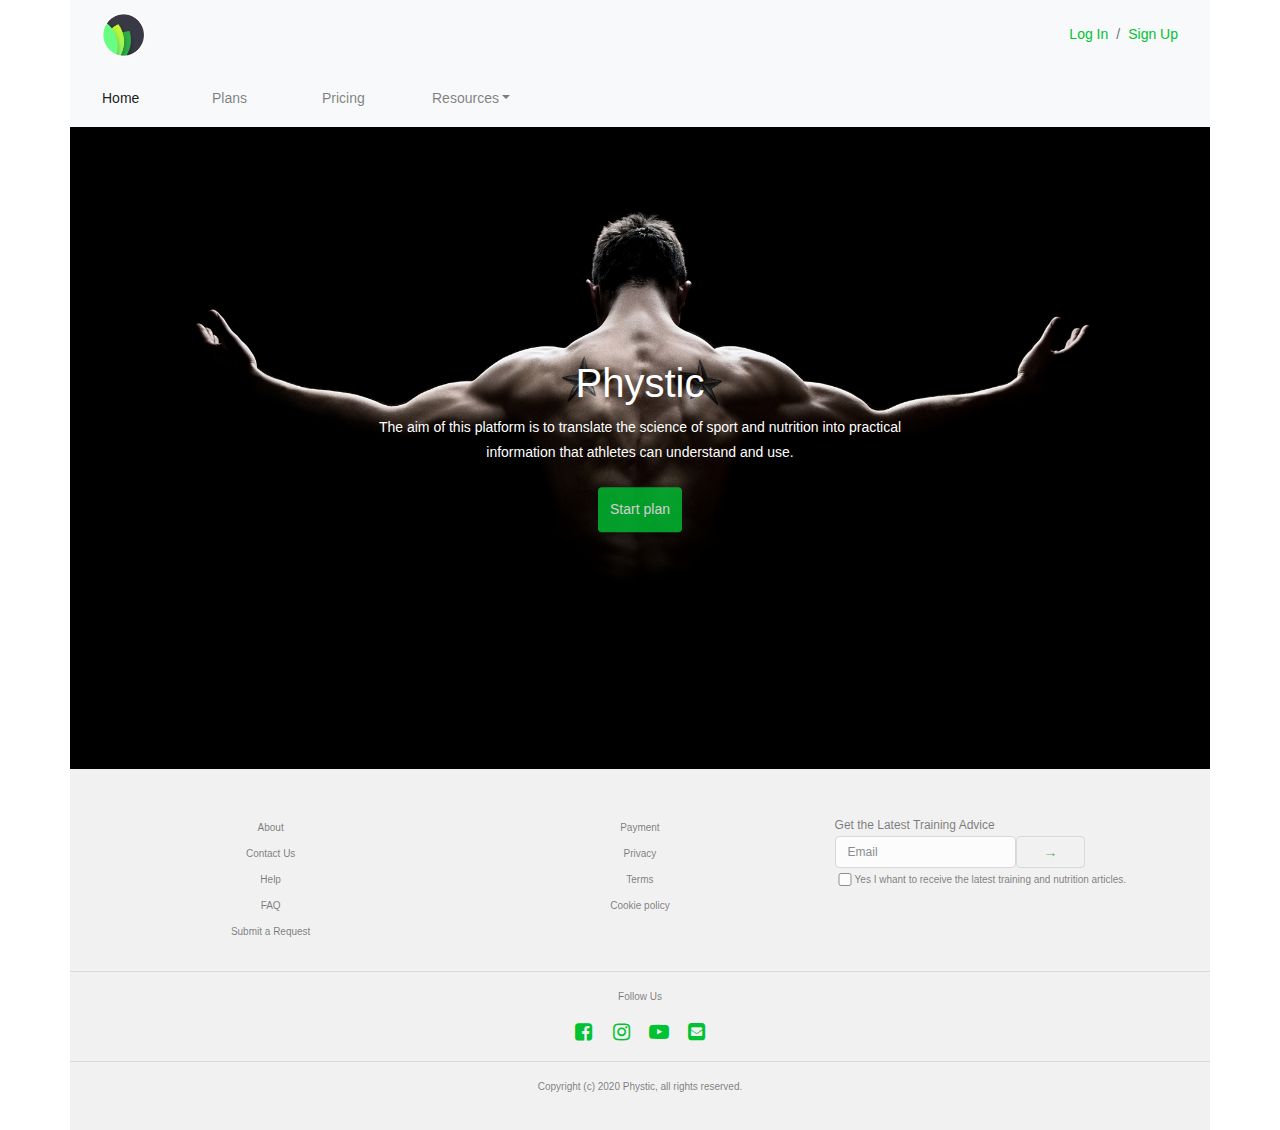
<file: index.html>
<!DOCTYPE html>
<html lang="en">
    <head>
		<!-- Meta tags -->
		<meta charset="utf-8">
		<meta name="viewport" content="width=device-width, initial-scale=1, shrink-to-fit=no">
        <!-- Title -->
        <title>Phystic</title>
		<!-- Bootstrap CSS -->
		<link rel="stylesheet" href="https://stackpath.bootstrapcdn.com/bootstrap/4.3.1/css/bootstrap.min.css" integrity="sha384-ggOyR0iXCbMQv3Xipma34MD+dH/1fQ784/j6cY/iJTQUOhcWr7x9JvoRxT2MZw1T" crossorigin="anonymous">
		<link rel="stylesheet" href="https://cdnjs.cloudflare.com/ajax/libs/font-awesome/4.7.0/css/font-awesome.min.css">
		<link rel="stylesheet" type="text/css" href="style.css">

    </head>


    <body>

		<div class="container">

			<!-- Logo header -->
			<nav class="navbar navbar-light bg-light">
				<a class="navbar-brand" href="index.html">
					<img src="logoPhystic.png" class="logo" width="43" height="44" alt="Phystic">
				</a>
				<ol class="breadcrumb">
					<li class="breadcrumb-item"><a href="login.html" class="login">Log In</a></li>
					<li class="breadcrumb-item"><a href="signup.html" class="login">Sign Up</a></li>
				</ol>
			</nav>


			<!-- Navigation -->
			<nav class="navbar navbar-expand-lg navbar-light bg-light">
				<a class="navbar-brand"></a>
				
				<button class="navbar-toggler" type="button" data-toggle="collapse" data-target="#navbarNavDropdown" aria-controls="navbarNavDropdown" aria-expanded="false" aria-label="Toggle navigation">
					<span class="navbar-toggler-icon"></span>
				</button>
				
				<div class="collapse navbar-collapse" id="navbarNavDropdown">
					<ul class="navbar-nav">
						<li class="nav-item active">
							<a class="nav-link" href="index.html">Home <span class="sr-only">(current)</span></a>
						</li>
						<li class="nav-item">
							<a class="nav-link" href="plans.html">Plans</a>
						</li>
						<li class="nav-item">
							<a class="nav-link" href="pricing.html">Pricing</a> 
						</li>
						<li class="nav-item dropdown">
							<a class="nav-link dropdown-toggle" href="#" id="navbarDropdownMenuLink" data-toggle="dropdown" aria-haspopup="true" aria-expanded="false">Resources</a>
							<div class="dropdown-menu" aria-labelledby="navbarDropdownMenuLink">
								<a class="dropdown-item" href="nutrition.html">Nutrition</a>
								<a class="dropdown-item" href="training.html">Training</a>
								<a class="dropdown-item" href="recipes.html">Recipes</a>
							</div>
						</li>
					</ul>
				</div>
			</nav>


			<!-- Content -->
			<div class="container">

			<div class="card bg-dark text-white">
				<img class="card-img" src="MenBlack.jpg" alt="Card image" style="min-height: 300px;">
				<div class="centered">
					<h1 class="text-center">Phystic</h1>
					<p class="text-center">The aim of this platform is to translate the science of sport and nutrition into practical information that athletes can understand and use.</p>
					<div class="text-center">
						<a href="pricing.html" title="" class="btn btn-lg btn-primary">Start plan</a>
					</div>
				</div>
			</div>

			</div>


			<!-- Footer -->
			<div class="footer">
				<div class="row">
				<div class="column">
					<a class="nav-link mr-sm-2" href="#">About</a>
					<a class="nav-link mr-sm-2" href="contact.html" target="_blank">Contact Us</a>
					<a class="nav-link mr-sm-2" href="#">Help</a>
					<a class="nav-link mr-sm-2" href="#">FAQ</a>
					<a class="nav-link mr-sm-2" href="#">Submit a Request</a>  
				</div>
				<div class="column">
					<a class="nav-link mr-sm-2" href="#">Payment</a>
					<a class="nav-link mr-sm-2" href="#">Privacy</a>
					<a class="nav-link mr-sm-2" href="#">Terms</a>
					<a class="nav-link mr-sm-2" href="#">Cookie policy</a>
				</div>
				<div class="column">
					<div class="container">
						<p class="sub">Get the Latest Training Advice</p>
						<form class="form-inline my-2 my-lg-0">
								<input class="form-control mr-sm-2" type="search" placeholder="Email" aria-label="Search" required>
								<button class="btn btn-outline-success my-2 my-sm-0" type="submit">&rarr;</button>
							<label class="sub-checkbox">
								<input type="checkbox" name="remember" style="width: 20px;"> Yes I whant to receive the latest training and nutrition articles.
							</label>
						</form>
					</div>
				</div>
				</div>

				<hr />
				<div class="text-center center-block">
					<p class="txt-railway">Follow Us</p>
					<a href="https://www.facebook.com/"><i class="fa fa-facebook-square"></i></a>
					<a href="https://instagram.com/"><i class="fa fa-instagram"></i></a>
					<a href="https://www.youtube.com/"><i class="fa fa-youtube-play"></i></a>
					<a href="mailto:andru.maxim@gmail.com"><i class="fa fa-envelope-square"></i></a>
					<hr />
					<p class="txt-railway">Copyright (c) 2020 Phystic, all rights reserved.</p>
				</div>
				<br />
			</div>

</div>

	<!-- Bootstrap JS -->
	<script src="https://code.jquery.com/jquery-3.3.1.slim.min.js" integrity="sha384-q8i/X+965DzO0rT7abK41JStQIAqVgRVzpbzo5smXKp4YfRvH+8abtTE1Pi6jizo" crossorigin="anonymous"></script>
	<script src="https://cdnjs.cloudflare.com/ajax/libs/popper.js/1.14.7/umd/popper.min.js" integrity="sha384-UO2eT0CpHqdSJQ6hJty5KVphtPhzWj9WO1clHTMGa3JDZwrnQq4sF86dIHNDz0W1" crossorigin="anonymous"></script>
	<script src="https://stackpath.bootstrapcdn.com/bootstrap/4.3.1/js/bootstrap.min.js" integrity="sha384-JjSmVgyd0p3pXB1rRibZUAYoIIy6OrQ6VrjIEaFf/nJGzIxFDsf4x0xIM+B07jRM" crossorigin="anonymous"></script>

	</body>

</html>
</file>
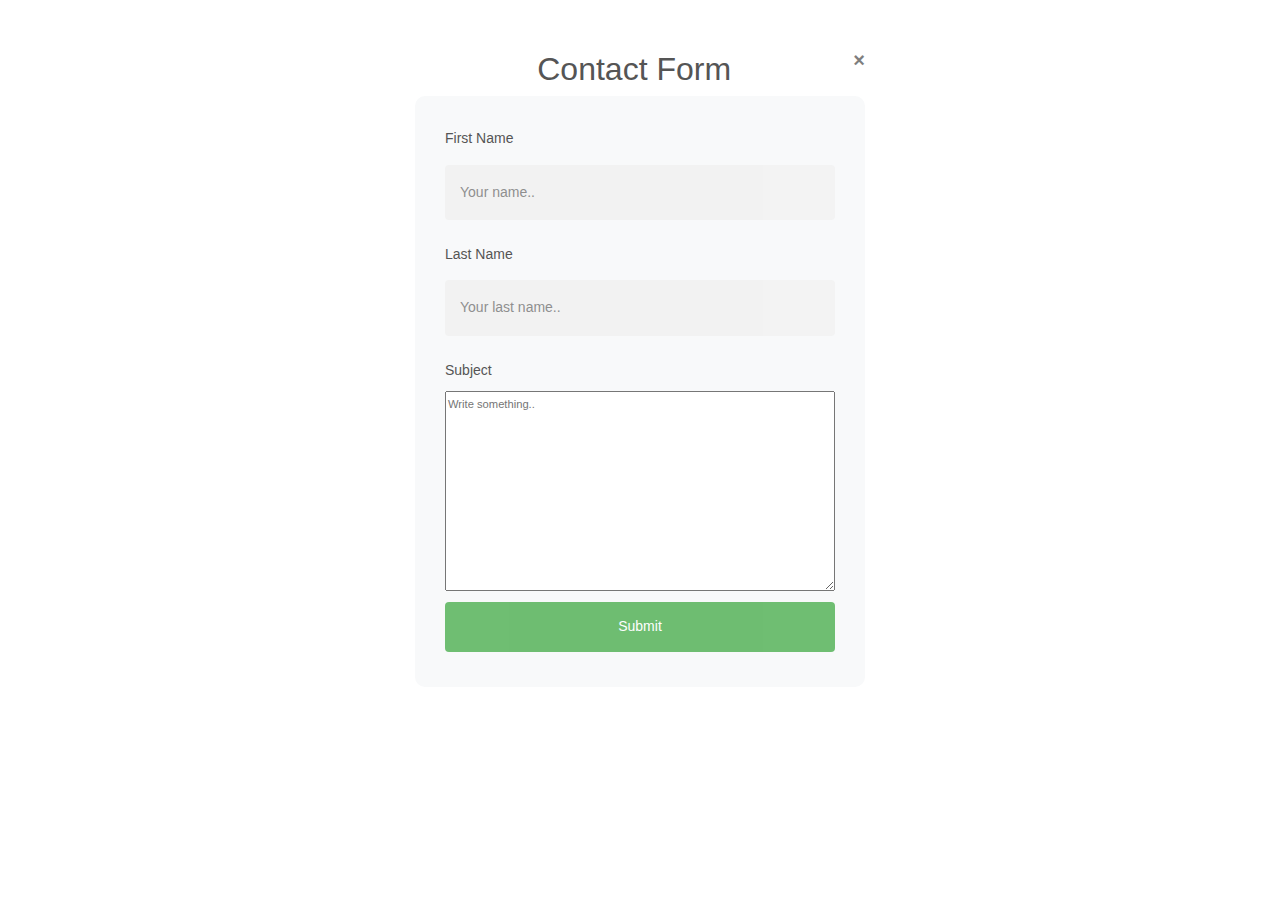
<file: contact.html>
<!DOCTYPE html>
<html lang="en">
    <head>
    <!-- Meta tags -->
    <meta charset="utf-8">
    <meta name="viewport" content="width=device-width, initial-scale=1, shrink-to-fit=no">
        <!-- Title -->
        <title>Phystic</title>
    <!-- Bootstrap CSS -->
    <link rel="stylesheet" href="https://stackpath.bootstrapcdn.com/bootstrap/4.3.1/css/bootstrap.min.css" integrity="sha384-ggOyR0iXCbMQv3Xipma34MD+dH/1fQ784/j6cY/iJTQUOhcWr7x9JvoRxT2MZw1T" crossorigin="anonymous">
    <link rel="stylesheet" href="https://cdnjs.cloudflare.com/ajax/libs/font-awesome/4.7.0/css/font-awesome.min.css">
    <link rel="stylesheet" type="text/css" href="style.css">

    </head>

    <body>
      
      <!-- Content -->
      <div class="container small">
        <form action="/action_page.php">
          <div class="container">
            <a href="index.html"><span class="close">&times;</span></a>
            
            <h2 class="text-center">Contact Form </h2>
            <div class="container inner">
              <label for="fname">First Name</label>
                <input type="text" id="fname" name="firstname" placeholder="Your name..">

              <label for="lname">Last Name</label>
                <input type="text" id="lname" name="lastname" placeholder="Your last name..">

              <label for="subject">Subject</label>
                <br />
                <textarea id="subject" name="subject" placeholder="Write something.."></textarea>
                <input type="submit" value="Submit">
            </div>
          </div>
        </form>
      </div>

    </body>

</html>
</file>
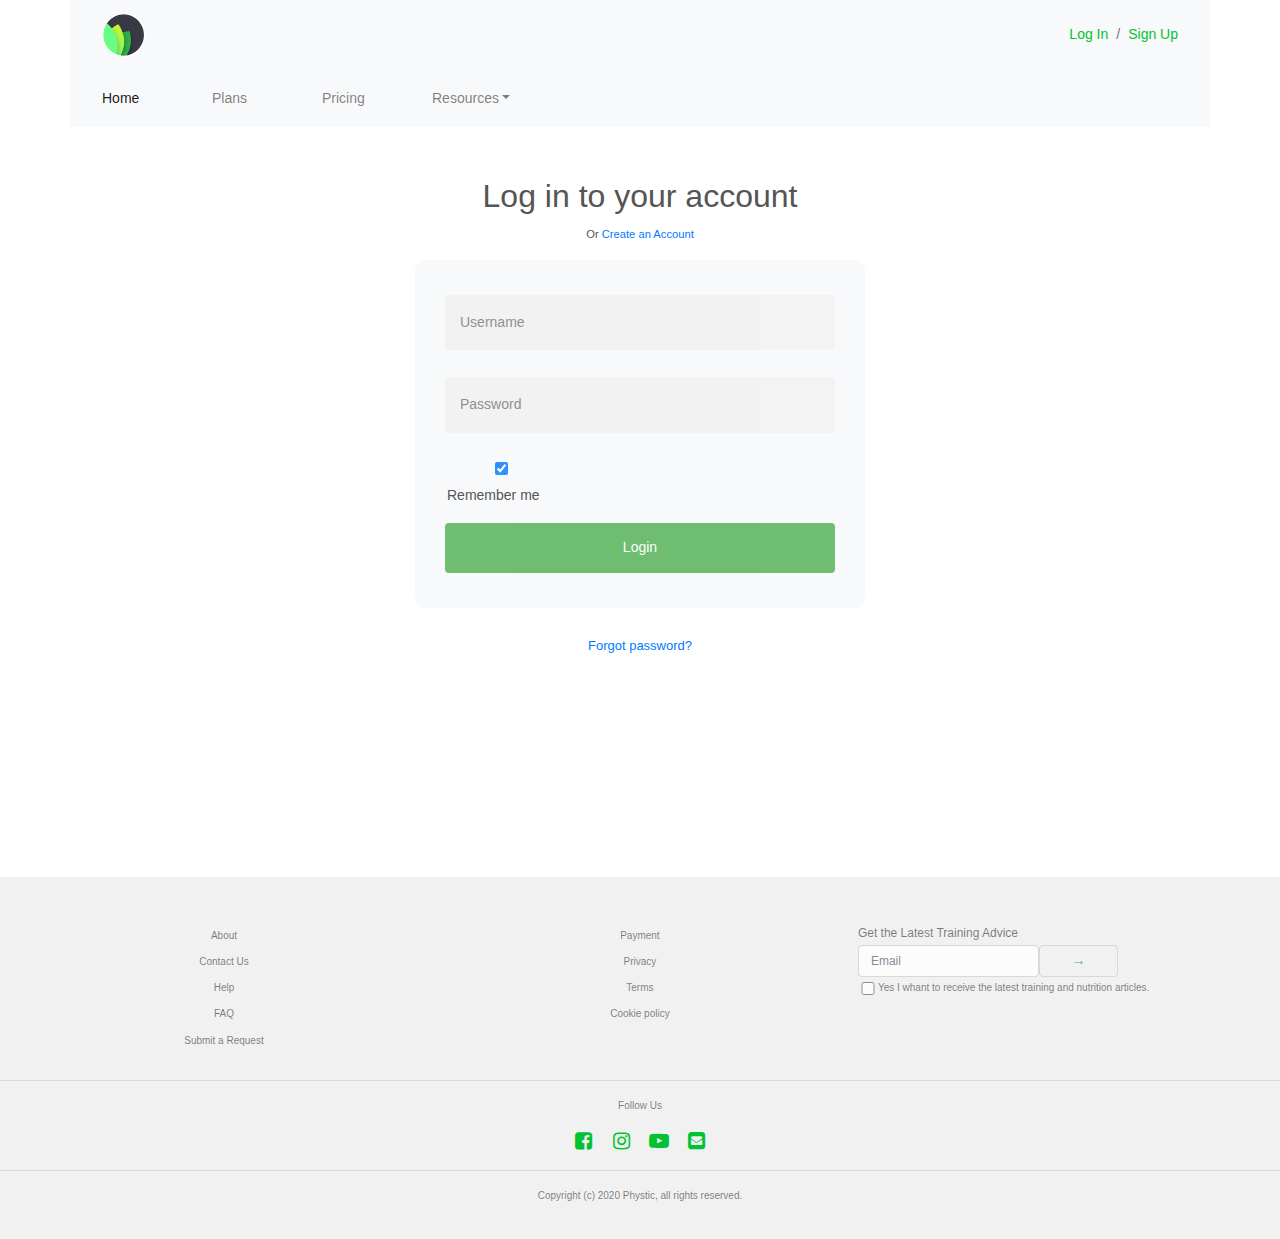
<file: login.html>
<!DOCTYPE html>
<html lang="en">
    <head>
    <!-- Meta tags -->
    <meta charset="utf-8">
    <meta name="viewport" content="width=device-width, initial-scale=1, shrink-to-fit=no">
        <!-- Title -->
        <title>Phystic</title>
    <!-- Bootstrap CSS -->
    <link rel="stylesheet" href="https://stackpath.bootstrapcdn.com/bootstrap/4.3.1/css/bootstrap.min.css" integrity="sha384-ggOyR0iXCbMQv3Xipma34MD+dH/1fQ784/j6cY/iJTQUOhcWr7x9JvoRxT2MZw1T" crossorigin="anonymous">
    <link rel="stylesheet" href="https://cdnjs.cloudflare.com/ajax/libs/font-awesome/4.7.0/css/font-awesome.min.css">
    <link rel="stylesheet" type="text/css" href="style.css">
    </head>


    <body>

    <div class="container">

      <!-- Logo header -->
      <nav class="navbar navbar-light bg-light">
        <a class="navbar-brand" href="index.html">
          <img src="logoPhystic.png" class="logo" width="43" height="44" alt="Phystic">
        </a>
        <ol class="breadcrumb">
          <li class="breadcrumb-item"><a href="login.html" class="login">Log In</a></li>
          <li class="breadcrumb-item"><a href="signup.html" class="login">Sign Up</a></li>
        </ol>
      </nav>


      <!-- Navigation -->
      <nav class="navbar navbar-expand-lg navbar-light bg-light">
        <a class="navbar-brand"></a>
        
        <button class="navbar-toggler" type="button" data-toggle="collapse" data-target="#navbarNavDropdown" aria-controls="navbarNavDropdown" aria-expanded="false" aria-label="Toggle navigation">
          <span class="navbar-toggler-icon"></span>
        </button>
        
        <div class="collapse navbar-collapse" id="navbarNavDropdown">
          <ul class="navbar-nav">
            <li class="nav-item active">
              <a class="nav-link" href="index.html">Home <span class="sr-only">(current)</span></a>
            </li>
            <li class="nav-item">
              <a class="nav-link" href="plans.html">Plans</a>
            </li>
            <li class="nav-item">
              <a class="nav-link" href="pricing.html">Pricing</a> 
            </li>
            <li class="nav-item dropdown">
              <a class="nav-link dropdown-toggle" href="#" id="navbarDropdownMenuLink" data-toggle="dropdown" aria-haspopup="true" aria-expanded="false">Resources</a>
              <div class="dropdown-menu" aria-labelledby="navbarDropdownMenuLink">
                <a class="dropdown-item" href="nutrition.html">Nutrition</a>
                <a class="dropdown-item" href="training.html">Training</a>
                <a class="dropdown-item" href="recipes.html">Recipes</a>
              </div>
            </li>
          </ul>
        </div>
      </nav>
    </div>


      <!-- Content -->
      <div class="container small">

        <form action="/action_page.php">
          <div class="container">
            <h2 class="text-center">Log in to your account</h2>
            <p class="text-center">Or <a href="signup.html">Create an Account</a></p>
            <div class="container inner">
              <input type="text" placeholder="Username" name="username" required>
              <input type="password" placeholder="Password" name="psw" required>
              <div class="container" style="padding:2px; font-size: 12px;">
                <label>
                  <input type="checkbox" checked="checked" name="remember"> Remember me
                </label>
              </div>
              <input type="submit" value="Login">
            </div>
            <div class="container">
                <div class="col" style="text-align: center;">
                  <div class="text-black">
                    <a href="#" class="text-black text-underline">Forgot password?</a>
                  </div>
                </div>
            </div>
          </div>
        </form>

      </div>


      <!-- Footer -->
      <div class="footer">
        <div class="row">
        <div class="column">
          <a class="nav-link mr-sm-2" href="#">About</a>
          <a class="nav-link mr-sm-2" href="#">Contact Us</a>
          <a class="nav-link mr-sm-2" href="#">Help</a>
          <a class="nav-link mr-sm-2" href="#">FAQ</a>
          <a class="nav-link mr-sm-2" href="#">Submit a Request</a>  
        </div>
        <div class="column">
          <a class="nav-link mr-sm-2" href="#">Payment</a>
          <a class="nav-link mr-sm-2" href="#">Privacy</a>
          <a class="nav-link mr-sm-2" href="#">Terms</a>
          <a class="nav-link mr-sm-2" href="#">Cookie policy</a>
        </div>
        <div class="column">
          <div class="container">
            <p class="sub">Get the Latest Training Advice</p>
            <form class="form-inline my-2 my-lg-0">
                <input class="form-control mr-sm-2" type="search" placeholder="Email" aria-label="Search" required>
                <button class="btn btn-outline-success my-2 my-sm-0" type="submit">&rarr;</button>
              <label class="sub-checkbox">
                <input type="checkbox" name="remember" style="width: 20px;"> Yes I whant to receive the latest training and nutrition articles.
              </label>
            </form>
          </div>
        </div>
        </div>

        <hr />
        <div class="text-center center-block">
          <p class="txt-railway">Follow Us</p>
          <a href="https://www.facebook.com/"><i class="fa fa-facebook-square"></i></a>
          <a href="https://instagram.com/"><i class="fa fa-instagram"></i></a>
          <a href="https://www.youtube.com/"><i class="fa fa-youtube-play"></i></a>
          <a href="mailto:andru.maxim@gmail.com"><i class="fa fa-envelope-square"></i></a>
          <hr />
          <p class="txt-railway">Copyright (c) 2020 Phystic, all rights reserved.</p>
        </div>
        <br />
      </div>


  <!-- Bootstrap JS -->
  <script src="https://code.jquery.com/jquery-3.3.1.slim.min.js" integrity="sha384-q8i/X+965DzO0rT7abK41JStQIAqVgRVzpbzo5smXKp4YfRvH+8abtTE1Pi6jizo" crossorigin="anonymous"></script>
  <script src="https://cdnjs.cloudflare.com/ajax/libs/popper.js/1.14.7/umd/popper.min.js" integrity="sha384-UO2eT0CpHqdSJQ6hJty5KVphtPhzWj9WO1clHTMGa3JDZwrnQq4sF86dIHNDz0W1" crossorigin="anonymous"></script>
  <script src="https://stackpath.bootstrapcdn.com/bootstrap/4.3.1/js/bootstrap.min.js" integrity="sha384-JjSmVgyd0p3pXB1rRibZUAYoIIy6OrQ6VrjIEaFf/nJGzIxFDsf4x0xIM+B07jRM" crossorigin="anonymous"></script>

</body>

</html>
</file>
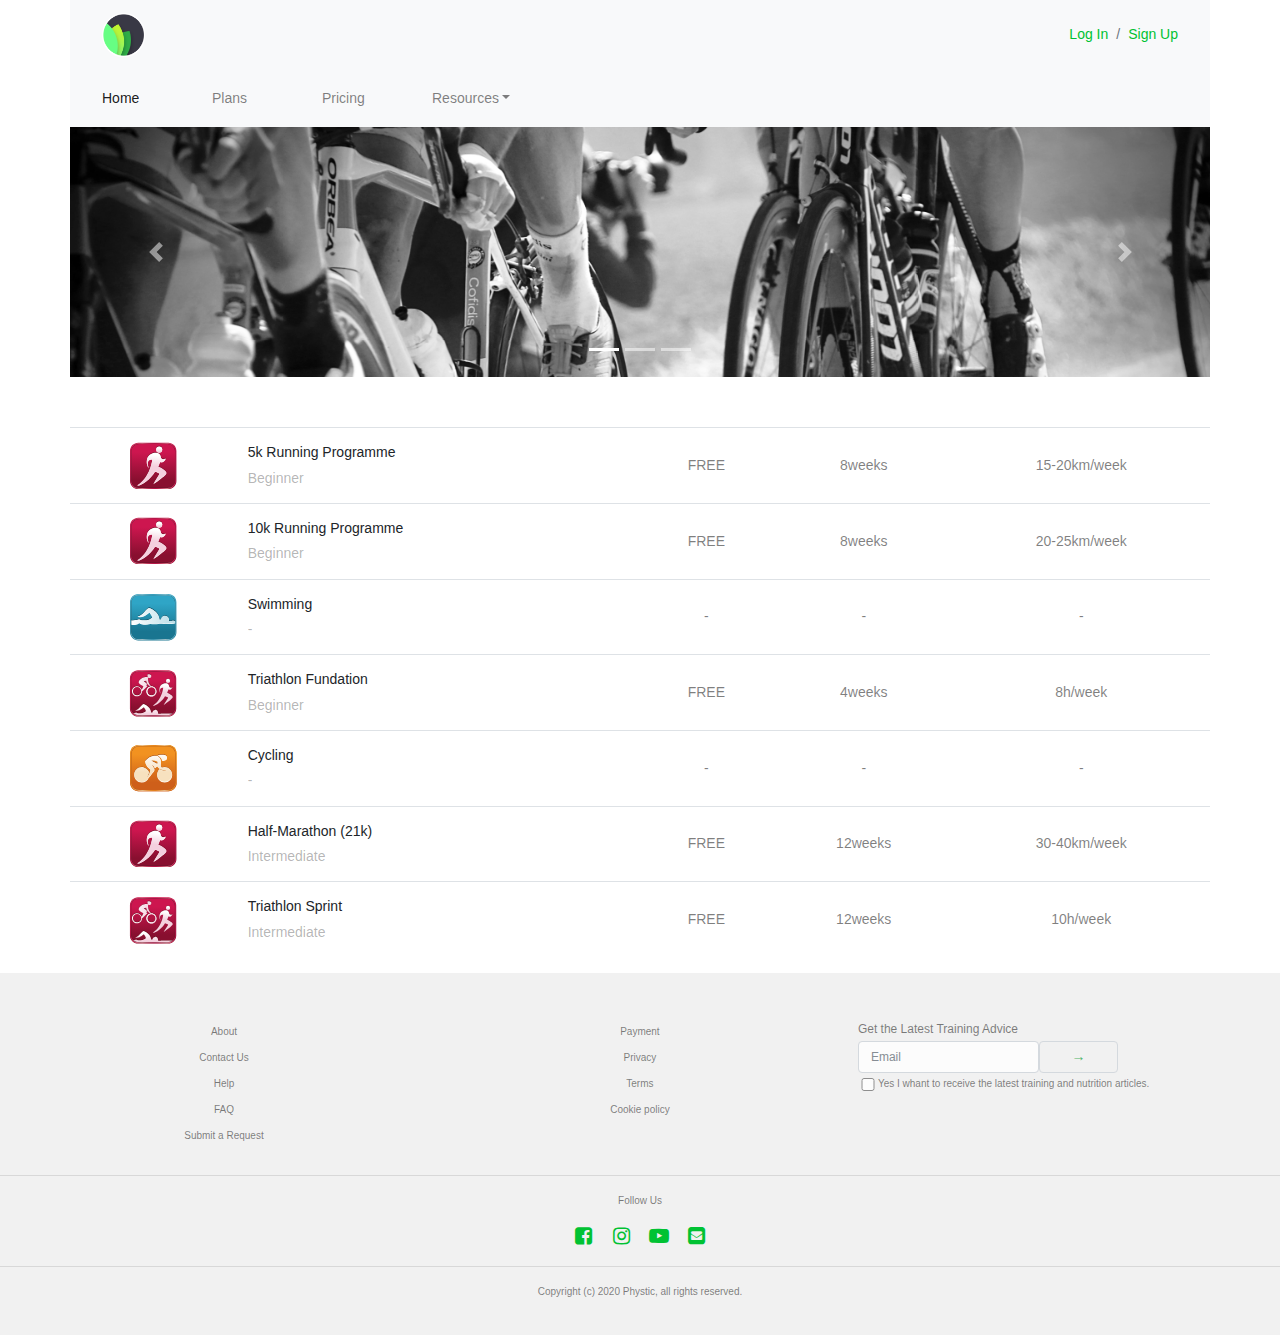
<file: plans.html>
<!DOCTYPE html>
<html lang="en">
    <head>
    <!-- Meta tags -->
    <meta charset="utf-8">
    <meta name="viewport" content="width=device-width, initial-scale=1, shrink-to-fit=no">
        <!-- Title -->
        <title>Phystic</title>
    <!-- Bootstrap CSS -->
    <link rel="stylesheet" href="https://stackpath.bootstrapcdn.com/bootstrap/4.3.1/css/bootstrap.min.css" integrity="sha384-ggOyR0iXCbMQv3Xipma34MD+dH/1fQ784/j6cY/iJTQUOhcWr7x9JvoRxT2MZw1T" crossorigin="anonymous">
    <link rel="stylesheet" href="https://cdnjs.cloudflare.com/ajax/libs/font-awesome/4.7.0/css/font-awesome.min.css">
    <link rel="stylesheet" type="text/css" href="style.css">

    </head>


    <body>

    <div class="container">

      <!-- Logo header -->
      <nav class="navbar navbar-light bg-light">
        <a class="navbar-brand" href="index.html">
          <img src="logoPhystic.png" class="logo" width="43" height="44" alt="Phystic">
        </a>
        <ol class="breadcrumb">
          <li class="breadcrumb-item"><a href="login.html" class="login">Log In</a></li>
          <li class="breadcrumb-item"><a href="signup.html" class="login">Sign Up</a></li>
        </ol>
      </nav>


      <!-- Navigation -->
      <nav class="navbar navbar-expand-lg navbar-light bg-light">
        <a class="navbar-brand"></a>
        
        <button class="navbar-toggler" type="button" data-toggle="collapse" data-target="#navbarNavDropdown" aria-controls="navbarNavDropdown" aria-expanded="false" aria-label="Toggle navigation">
          <span class="navbar-toggler-icon"></span>
        </button>
        
        <div class="collapse navbar-collapse" id="navbarNavDropdown">
          <ul class="navbar-nav">
            <li class="nav-item active">
              <a class="nav-link" href="index.html">Home <span class="sr-only">(current)</span></a>
            </li>
            <li class="nav-item">
              <a class="nav-link" href="plans.html">Plans</a>
            </li>
            <li class="nav-item">
              <a class="nav-link" href="pricing.html">Pricing</a> 
            </li>
            <li class="nav-item dropdown">
              <a class="nav-link dropdown-toggle" href="#" id="navbarDropdownMenuLink" data-toggle="dropdown" aria-haspopup="true" aria-expanded="false">Resources</a>
              <div class="dropdown-menu" aria-labelledby="navbarDropdownMenuLink">
                <a class="dropdown-item" href="nutrition.html">Nutrition</a>
                <a class="dropdown-item" href="training.html">Training</a>
                <a class="dropdown-item" href="recipes.html">Recipes</a>
              </div>
            </li>
          </ul>
        </div>
      </nav>
</div>

      <!-- Content -->
      <div class="container">

<div id="carouselExampleCaptions" class="carousel slide" data-ride="carousel">
  <ol class="carousel-indicators">
    <li data-target="#carouselExampleCaptions" data-slide-to="0" class="active"></li>
    <li data-target="#carouselExampleCaptions" data-slide-to="1"></li>
    <li data-target="#carouselExampleCaptions" data-slide-to="2"></li>
  </ol>
  <div class="carousel-inner" style="height: 250px;" >
    <div class="carousel-item active">
      <img src="simon-connellan-TQZlo6cC4s0-unsplash.jpg" class="d-block w-100" alt="..." style="width: 100%;">
    </div>
    <div class="carousel-item">
      <img src="brooke-lark-HlNcigvUi4Q-unsplash.jpg" class="d-block w-100" alt="..." style="width: 100%;">
    </div>
    <div class="carousel-item">
      <img src="braden-collum-9HI8UJMSdZA-unsplash.jpg" class="d-block w-100" alt="..." style="width: 100%;">
    </div>
  </div>
  <a class="carousel-control-prev" href="#carouselExampleCaptions" role="button" data-slide="prev">
    <span class="carousel-control-prev-icon" aria-hidden="true"></span>
    <span class="sr-only">Previous</span>
  </a>
  <a class="carousel-control-next" href="#carouselExampleCaptions" role="button" data-slide="next">
    <span class="carousel-control-next-icon" aria-hidden="true"></span>
    <span class="sr-only">Next</span>
  </a>
</div>


<table class="table table-hover" style="margin-top: 20px;">
  <tbody>
    <tr>
      <th scope="row">
        <img class="sport-icon" src="running.svg" alt="test">
      </th>
      <td class="plans-info-title" colspan="2">
      5k Running Programme
      <p class="additional-title">Beginner</p>
      </td>
      <td class="plans-info">FREE</td>
      <td class="plans-info">8weeks</td>
      <td class="plans-info">15-20km/week</td>
    </tr>
    <tr>
      <th scope="row">
        <img class="sport-icon" src="running.svg" alt="test">
      </th>
      <td class="plans-info-title" colspan="2">
      10k Running Programme
      <p class="additional-title">Beginner</p>
      </td>
      <td class="plans-info">FREE</td>
      <td class="plans-info">8weeks</td>
      <td class="plans-info">20-25km/week</td>
    </tr>
    <tr>
      <th scope="row">
        <img class="sport-icon" src="swimming.svg" alt="test">
      </th>
      <td class="plans-info-title" colspan="2">
      Swimming
      <p class="additional-title">-</p>
      </td>
      <td class="plans-info">-</td>
      <td class="plans-info">-</td>
      <td class="plans-info">-</td>
    </tr>
    <tr>
      <th scope="row">
        <img class="sport-icon" src="triathlon.svg" alt="test">
      </th>
      <td class="plans-info-title" colspan="2">
      Triathlon Fundation
      <p class="additional-title">Beginner</p>
      </td>
      <td class="plans-info">FREE</td>
      <td class="plans-info">4weeks</td>
      <td class="plans-info">8h/week</td>
    </tr>
      <tr>
      <th scope="row">
        <img class="sport-icon" src="bike.svg" alt="test">
      </th>
      <td class="plans-info-title" colspan="2">
      Cycling
      <p class="additional-title">-</p>
      </td>      
      <td class="plans-info">-</td>
      <td class="plans-info">-</td>
      <td class="plans-info">-</td>
    </tr>
        <tr>
      <th scope="row">
        <img class="sport-icon" src="running.svg" alt="test">
      </th>
      <td class="plans-info-title" colspan="2">
      Half-Marathon (21k)
      <p class="additional-title">Intermediate</p>
      </td> 
      <td class="plans-info">FREE</td>
      <td class="plans-info">12weeks</td>
      <td class="plans-info">30-40km/week</td>
    </tr>
    <tr>
      <th scope="row">
        <img class="sport-icon" src="triathlon.svg" alt="test">
      </th>
      <td class="plans-info-title" colspan="2">
      Triathlon Sprint
      <p class="additional-title">Intermediate</p>
      </td> 
      <td class="plans-info">FREE</td>
      <td class="plans-info">12weeks</td>
      <td class="plans-info">10h/week</td>
    </tr>
  </tbody>
</table>
</div>


      <!-- Footer -->
      <div class="footer">
        <div class="row">
        <div class="column">
          <a class="nav-link mr-sm-2" href="#">About</a>
          <a class="nav-link mr-sm-2" href="contact.html" target="_blank">Contact Us</a>
          <a class="nav-link mr-sm-2" href="#">Help</a>
          <a class="nav-link mr-sm-2" href="#">FAQ</a>
          <a class="nav-link mr-sm-2" href="#">Submit a Request</a>  
        </div>
        <div class="column">
          <a class="nav-link mr-sm-2" href="#">Payment</a>
          <a class="nav-link mr-sm-2" href="#">Privacy</a>
          <a class="nav-link mr-sm-2" href="#">Terms</a>
          <a class="nav-link mr-sm-2" href="#">Cookie policy</a>
        </div>
        <div class="column">
          <div class="container">
            <p class="sub">Get the Latest Training Advice</p>
            <form class="form-inline my-2 my-lg-0">
                <input class="form-control mr-sm-2" type="search" placeholder="Email" aria-label="Search" required>
                <button class="btn btn-outline-success my-2 my-sm-0" type="submit">&rarr;</button>
              <label class="sub-checkbox">
                <input type="checkbox" name="remember" style="width: 20px;"> Yes I whant to receive the latest training and nutrition articles.
              </label>
            </form>
          </div>
        </div>
        </div>

        <hr />
        <div class="text-center center-block">
          <p class="txt-railway">Follow Us</p>
          <a href="https://www.facebook.com/"><i class="fa fa-facebook-square"></i></a>
          <a href="https://instagram.com/"><i class="fa fa-instagram"></i></a>
          <a href="https://www.youtube.com/"><i class="fa fa-youtube-play"></i></a>
          <a href="mailto:andru.maxim@gmail.com"><i class="fa fa-envelope-square"></i></a>
          <hr />
          <p class="txt-railway">Copyright (c) 2020 Phystic, all rights reserved.</p>
        </div>
        <br />
      </div>



  <!-- Bootstrap JS -->
  <script src="https://code.jquery.com/jquery-3.3.1.slim.min.js" integrity="sha384-q8i/X+965DzO0rT7abK41JStQIAqVgRVzpbzo5smXKp4YfRvH+8abtTE1Pi6jizo" crossorigin="anonymous"></script>
  <script src="https://cdnjs.cloudflare.com/ajax/libs/popper.js/1.14.7/umd/popper.min.js" integrity="sha384-UO2eT0CpHqdSJQ6hJty5KVphtPhzWj9WO1clHTMGa3JDZwrnQq4sF86dIHNDz0W1" crossorigin="anonymous"></script>
  <script src="https://stackpath.bootstrapcdn.com/bootstrap/4.3.1/js/bootstrap.min.js" integrity="sha384-JjSmVgyd0p3pXB1rRibZUAYoIIy6OrQ6VrjIEaFf/nJGzIxFDsf4x0xIM+B07jRM" crossorigin="anonymous"></script>

  </body>

</html>
</file>
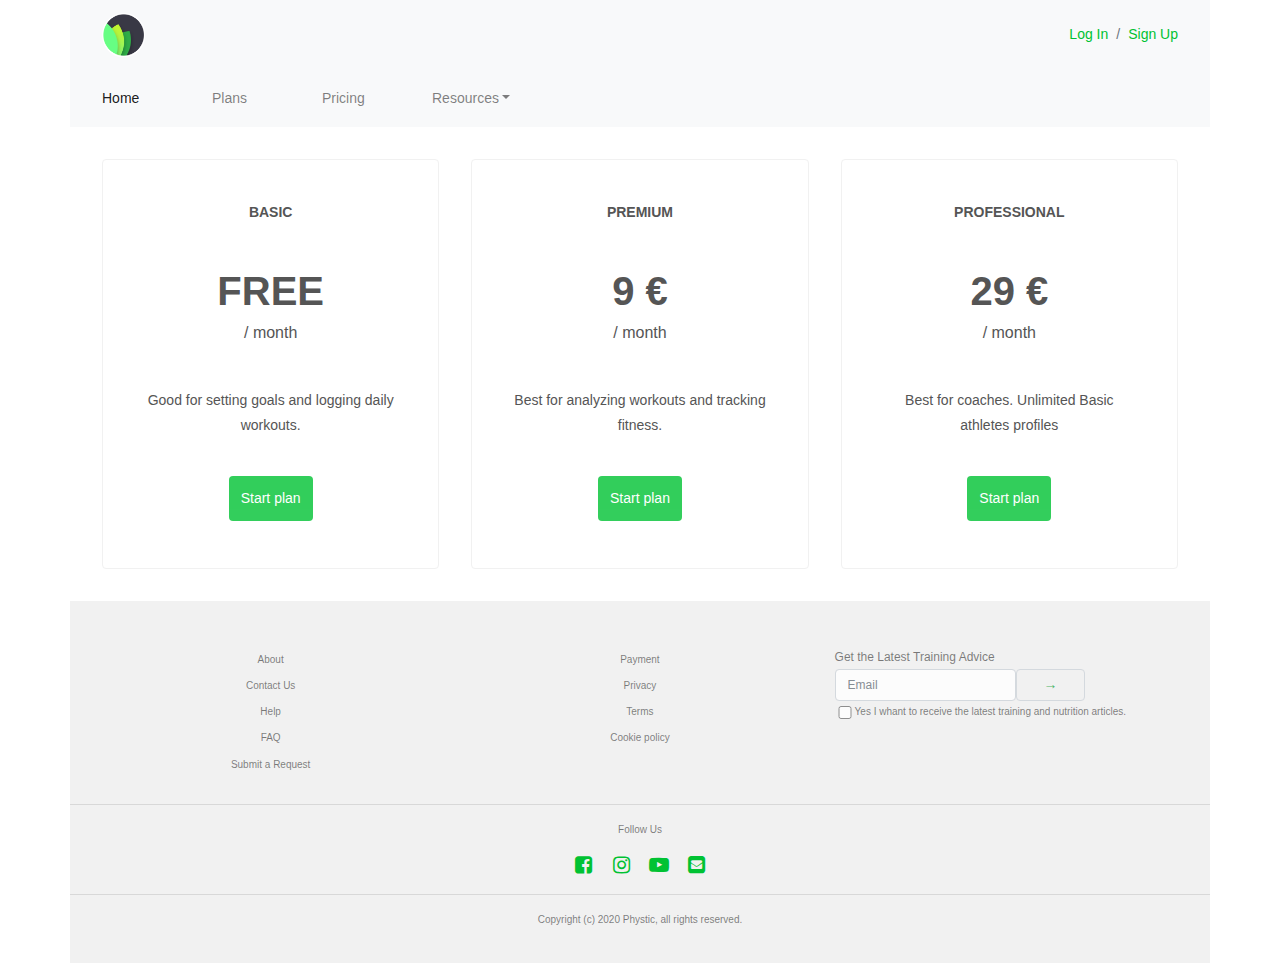
<file: pricing.html>
<!DOCTYPE html>
<html lang="en">
	<head>
		<!-- Meta tags -->
		<meta charset="utf-8">
		<meta name="viewport" content="width=device-width, initial-scale=1, shrink-to-fit=no">
        <!-- Title -->
        <title>Phystic</title>
		<!-- Bootstrap CSS -->
		<link rel="stylesheet" href="https://stackpath.bootstrapcdn.com/bootstrap/4.3.1/css/bootstrap.min.css" integrity="sha384-ggOyR0iXCbMQv3Xipma34MD+dH/1fQ784/j6cY/iJTQUOhcWr7x9JvoRxT2MZw1T" crossorigin="anonymous">
		<link rel="stylesheet" href="https://cdnjs.cloudflare.com/ajax/libs/font-awesome/4.7.0/css/font-awesome.min.css">
		<link rel="stylesheet" type="text/css" href="style.css">

	</head>


    <body>

		<div class="container">

			<!-- Logo header -->
			<nav class="navbar navbar-light bg-light">
				<a class="navbar-brand" href="index.html">
					<img src="logoPhystic.png" class="logo" width="43" height="44" alt="Phystic">
				</a>
				<ol class="breadcrumb">
					<li class="breadcrumb-item"><a href="login.html" class="login">Log In</a></li>
					<li class="breadcrumb-item"><a href="signup.html" class="login">Sign Up</a></li>
				</ol>
			</nav>


			<!-- Navigation -->
			<nav class="navbar navbar-expand-lg navbar-light bg-light">
				<a class="navbar-brand"></a>
				
				<button class="navbar-toggler" type="button" data-toggle="collapse" data-target="#navbarNavDropdown" aria-controls="navbarNavDropdown" aria-expanded="false" aria-label="Toggle navigation">
					<span class="navbar-toggler-icon"></span>
				</button>
				
				<div class="collapse navbar-collapse" id="navbarNavDropdown">
					<ul class="navbar-nav">
						<li class="nav-item active">
							<a class="nav-link" href="index.html">Home <span class="sr-only">(current)</span></a>
						</li>
						<li class="nav-item">
							<a class="nav-link" href="plans.html">Plans</a>
						</li>
						<li class="nav-item">
							<a class="nav-link" href="pricing.html">Pricing</a> 
						</li>
						<li class="nav-item dropdown">
							<a class="nav-link dropdown-toggle" href="#" id="navbarDropdownMenuLink" data-toggle="dropdown" aria-haspopup="true" aria-expanded="false">Resources</a>
							<div class="dropdown-menu" aria-labelledby="navbarDropdownMenuLink">
								<a class="dropdown-item" href="nutrition.html">Nutrition</a>
								<a class="dropdown-item" href="training.html">Training</a>
								<a class="dropdown-item" href="recipes.html">Recipes</a>
							</div>
						</li>
					</ul>
				</div>
			</nav>


			<!-- content -->
			<div class="container">
				
				<div class="row justify-content-md-center">

					<div class="col-md-4">
						<div class="card" style="text-align: center">
							<div class="card-body">
								<div class="card-title">
									<p><strong>BASIC</strong></p>
									<br />
									<h1><strong>FREE</strong></h1>
									<h6>/ month</h6>
									<br />
								</div>
								<p class="card-text">Good for setting goals and logging daily workouts.</p>
							</div>
							<div class="card-footer">
								<a href="signup.html" class="btn btn-primary">Start plan</a>
							</div>
						</div>
					</div>
					<div class="col-md-4">
						<div class="card" style="text-align: center">
							<div class="card-body">
								<div class="card-title">
									<p><strong>PREMIUM</strong></p>
									<br />
									<h1><strong>9 &euro;</strong></h1>
									<h6>/ month</h6>
									<br />
								</div>
								<p class="card-text">Best for analyzing workouts and tracking fitness.</p>
							</div>
							<div class="card-footer">
								<a href="signup.html" class="btn btn-primary">Start plan</a>
							</div>
						</div>
					</div>
					<div class="col-md-4">
						<div class="card" style="text-align: center">
							<div class="card-body">
								<div class="card-title">
									<p><strong>PROFESSIONAL</strong></p>
									<br />
									<h1><strong>29 &euro;</strong></h1>
									<h6>/ month</h6>
									<br />
								</div>
								<p class="card-text">Best for coaches. Unlimited Basic athletes profiles</p>
							</div>
							<div class="card-footer">
								<a href="signup.html" class="btn btn-primary">Start plan</a>
							</div>
						</div>
					</div>

				</div>

			</div>


			<!-- Footer -->
			<div class="footer">
				<div class="row">
				<div class="column">
					<a class="nav-link mr-sm-2" href="#">About</a>
					<a class="nav-link mr-sm-2" href="#">Contact Us</a>
					<a class="nav-link mr-sm-2" href="#">Help</a>
					<a class="nav-link mr-sm-2" href="#">FAQ</a>
					<a class="nav-link mr-sm-2" href="#">Submit a Request</a>  
				</div>
				<div class="column">
					<a class="nav-link mr-sm-2" href="#">Payment</a>
					<a class="nav-link mr-sm-2" href="#">Privacy</a>
					<a class="nav-link mr-sm-2" href="#">Terms</a>
					<a class="nav-link mr-sm-2" href="#">Cookie policy</a>
				</div>
				<div class="column">
					<div class="container">
						<p class="sub">Get the Latest Training Advice</p>
						<form class="form-inline my-2 my-lg-0">
								<input class="form-control mr-sm-2" type="search" placeholder="Email" aria-label="Search" required>
								<button class="btn btn-outline-success my-2 my-sm-0" type="submit">&rarr;</button>
							<label class="sub-checkbox">
								<input type="checkbox" name="remember" style="width: 20px;"> Yes I whant to receive the latest training and nutrition articles.
							</label>
						</form>
					</div>
				</div>
				</div>

				<hr />
				<div class="text-center center-block">
					<p class="txt-railway">Follow Us</p>
					<a href="https://www.facebook.com/"><i class="fa fa-facebook-square"></i></a>
					<a href="https://instagram.com/"><i class="fa fa-instagram"></i></a>
					<a href="https://www.youtube.com/"><i class="fa fa-youtube-play"></i></a>
					<a href="mailto:andru.maxim@gmail.com"><i class="fa fa-envelope-square"></i></a>
					<hr />
					<p class="txt-railway">Copyright (c) 2020 Phystic, all rights reserved.</p>
				</div>
				<br />
			</div>
</div>

	<!-- Bootstrap JS -->
	<script src="https://code.jquery.com/jquery-3.3.1.slim.min.js" integrity="sha384-q8i/X+965DzO0rT7abK41JStQIAqVgRVzpbzo5smXKp4YfRvH+8abtTE1Pi6jizo" crossorigin="anonymous"></script>
	<script src="https://cdnjs.cloudflare.com/ajax/libs/popper.js/1.14.7/umd/popper.min.js" integrity="sha384-UO2eT0CpHqdSJQ6hJty5KVphtPhzWj9WO1clHTMGa3JDZwrnQq4sF86dIHNDz0W1" crossorigin="anonymous"></script>
	<script src="https://stackpath.bootstrapcdn.com/bootstrap/4.3.1/js/bootstrap.min.js" integrity="sha384-JjSmVgyd0p3pXB1rRibZUAYoIIy6OrQ6VrjIEaFf/nJGzIxFDsf4x0xIM+B07jRM" crossorigin="anonymous"></script>

    </body>

</html>
</file>
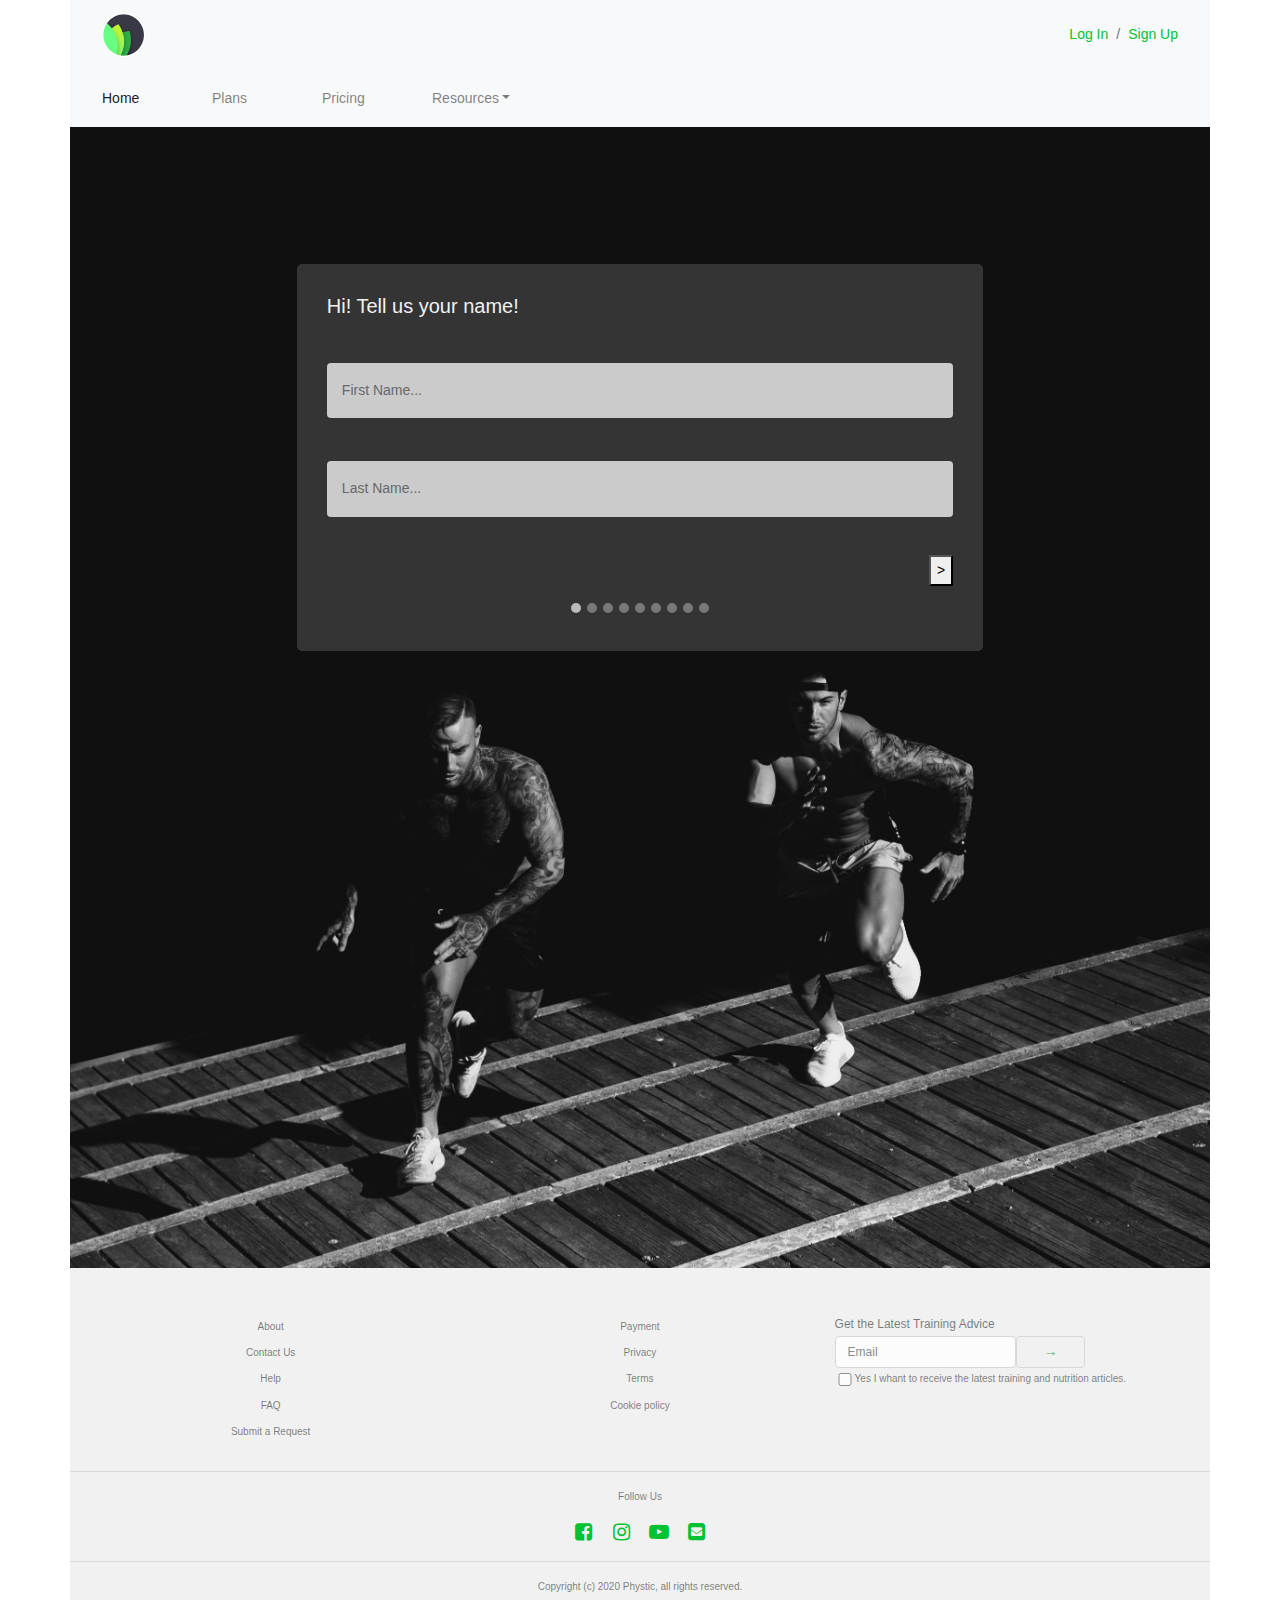
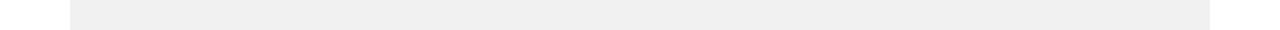
<file: profile.html>
<!DOCTYPE html>
<html lang="en">
    <head>
		<!-- Meta tags -->
		<meta charset="utf-8">
		<meta name="viewport" content="width=device-width, initial-scale=1, shrink-to-fit=no">
        <!-- Title -->
        <title>Phystic</title>
		<!-- Bootstrap CSS -->
		<link rel="stylesheet" href="https://stackpath.bootstrapcdn.com/bootstrap/4.3.1/css/bootstrap.min.css" integrity="sha384-ggOyR0iXCbMQv3Xipma34MD+dH/1fQ784/j6cY/iJTQUOhcWr7x9JvoRxT2MZw1T" crossorigin="anonymous">
		<link rel="stylesheet" href="https://cdnjs.cloudflare.com/ajax/libs/font-awesome/4.7.0/css/font-awesome.min.css">
		<link rel="stylesheet" type="text/css" href="style.css">
		<link rel="stylesheet" type="text/css" href="profile.css">

    </head>


    <body>

		<div class="container">

			<!-- Logo header -->
			<nav class="navbar navbar-light bg-light">
				<a class="navbar-brand" href="index.html">
					<img src="logoPhystic.png" class="logo" width="43" height="44" alt="Phystic">
				</a>
				<ol class="breadcrumb">
					<li class="breadcrumb-item"><a href="login.html" class="login">Log In</a></li>
					<li class="breadcrumb-item"><a href="signup.html" class="login">Sign Up</a></li>
				</ol>
			</nav>


			<!-- Navigation -->
			<nav class="navbar navbar-expand-lg navbar-light bg-light">
				<a class="navbar-brand"></a>
				
				<button class="navbar-toggler" type="button" data-toggle="collapse" data-target="#navbarNavDropdown" aria-controls="navbarNavDropdown" aria-expanded="false" aria-label="Toggle navigation">
					<span class="navbar-toggler-icon"></span>
				</button>
				
				<div class="collapse navbar-collapse" id="navbarNavDropdown">
					<ul class="navbar-nav">
						<li class="nav-item active">
							<a class="nav-link" href="index.html">Home <span class="sr-only">(current)</span></a>
						</li>
						<li class="nav-item">
							<a class="nav-link" href="plans.html">Plans</a>
						</li>
						<li class="nav-item">
							<a class="nav-link" href="pricing.html">Pricing</a> 
						</li>
						<li class="nav-item dropdown">
							<a class="nav-link dropdown-toggle" href="#" id="navbarDropdownMenuLink" data-toggle="dropdown" aria-haspopup="true" aria-expanded="false">Resources</a>
							<div class="dropdown-menu" aria-labelledby="navbarDropdownMenuLink">
								<a class="dropdown-item" href="nutrition.html">Nutrition</a>
								<a class="dropdown-item" href="training.html">Training</a>
								<a class="dropdown-item" href="recipes.html">Recipes</a>
							</div>
						</li>
					</ul>
				</div>
			</nav>


			<!-- Content -->
			<div class="container form">


		<img src="endurance2.jpg" alt="Notebook" style="width:100%; height:50%;">
		<div class="content">
		<form id="regForm" action="">

			<div class="tab">
				<h5>Hi! Tell us your name!</h5>
				<p><input type="text" placeholder="First Name..." oninput="this.className = ''"></p>
				<p><input type="text" placeholder="Last Name..." oninput="this.className = ''"></p>
			</div>

			<div class="tab">
				<h5>Pick your gender</h5>
				<label class="container">Female
					<input type="radio" name="gender" value="m" oninput="this.className = ''">
					<span class="checkmark"></span>
				</label>
				<label class="container">Male
					<input type="radio" name="gender" value="f" oninput="this.className = ''">
					<span class="checkmark"></span>
				</label>
			</div>

			<div class="tab">
				<h5>What's your age?</h5>
				<p><input type="number" placeholder="dd" oninput="this.className = ''"></p>
				<p><input type="number" placeholder="mm" oninput="this.className = ''"></p>
				<p><input type="number" placeholder="yyyy" oninput="this.className = ''"></p>
			</div>

			<div class="tab">
				<h5>What's your height and your current weight?</h5>
				<p><input type="number" placeholder="Height(cm)" oninput="this.className = ''"></p>
				<p><input type="number" placeholder="Weight(kg)" oninput="this.className = ''"></p>
			</div>

			<div class="tab">
				<h5>Set your goal!</h5>
				<label class="container">Maintain weight
					<input type="radio" name="goal" value="maintainWeight" oninput="this.className = ''">
					<span class="checkmark"></span>
				</label>
				<label class="container">Lose Weight
					<input type="radio" name="goal" value="loseWeight" oninput="this.className = ''">
					<span class="checkmark"></span>
				</label>
				<label class="container">Gain Muscle
					<input type="radio" name="goal" value="gainMuscle" oninput="this.className = ''">
					<span class="checkmark"></span>
				</label>
			</div>

			<div class="tab">
				<h5>Select your activity level.</h5>
				<select name="activity">
					<option value="sedentary">Sedentary</option>
					<option value="easy">Easy</option>
					<option value="moderate">Moderate</option>
					<option value="active">Active</option>
					<option value="veryActive">Very Active</option>
				</select>
			</div>

			<div class="tab">
				<h5>What's your ideal weight?</h5>
				<p><input type="number" placeholder="Target weight(kg)" oninput="this.className = ''"></p>
			</div>

			<div class="tab">
				<h5>Set your profile</h5>
				<label class="container">Active Person
					<input type="radio" name="profile" value="activePerson" oninput="this.className = ''">
					<span class="checkmark"></span>
				</label>
				<label class="container">Nutritionist
					<input type="radio" name="profile" value="nutritionist" oninput="this.className = ''">
					<span class="checkmark"></span>
				</label>
				<label class="container">Personal Trainer
					<input type="radio" name="profile" value="personalTrainer" oninput="this.className = ''">
					<span class="checkmark"></span>
				</label>
			</div>

			<div class="tab">
				<h5>Select your primary sport</h5>
				<select name="sport">
					<option value="running">Running</option>
					<option value="cycling">Cycling</option>
					<option value="swimming">Swimming</option>
					<option value="triathlon">Triathlon</option>
					<option value="fitness">Fitness</option>
					<option value="other">Other</option>
				</select>
			</div>			

			<div style="overflow:auto;">
			  <div style="float:right; background-color: black;">
			    <button type="button" id="prevBtn" onclick="nextPrev(-1)">&lt;</button>
			    <button type="button" id="nextBtn" onclick="nextPrev(1)">></button>
			  </div>
			</div>

			<!-- Circles which indicates the steps of the form: -->
			<div style="text-align:center;margin-top: 10px;margin-bottom: 0px;">
			  <span class="step"></span>
			  <span class="step"></span>
			  <span class="step"></span>
			  <span class="step"></span>
			  <span class="step"></span>
			  <span class="step"></span>
			  <span class="step"></span>
			  <span class="step"></span>
			  <span class="step"></span>
			</div>
		</form>
  	</div>
</div>

			<!-- Footer -->
			<div class="footer">
				<div class="row">
				<div class="column">
					<a class="nav-link mr-sm-2" href="#">About</a>
					<a class="nav-link mr-sm-2" href="#">Contact Us</a>
					<a class="nav-link mr-sm-2" href="#">Help</a>
					<a class="nav-link mr-sm-2" href="#">FAQ</a>
					<a class="nav-link mr-sm-2" href="#">Submit a Request</a>  
				</div>
				<div class="column">
					<a class="nav-link mr-sm-2" href="#">Payment</a>
					<a class="nav-link mr-sm-2" href="#">Privacy</a>
					<a class="nav-link mr-sm-2" href="#">Terms</a>
					<a class="nav-link mr-sm-2" href="#">Cookie policy</a>
				</div>
				<div class="column">
					<div class="container">
						<p class="sub">Get the Latest Training Advice</p>
						<form class="form-inline my-2 my-lg-0">
								<input class="form-control mr-sm-2" type="search" placeholder="Email" aria-label="Search" required>
								<button class="btn btn-outline-success my-2 my-sm-0" type="submit">&rarr;</button>
							<label class="sub-checkbox">
								<input type="checkbox" name="remember" style="width: 20px;"> Yes I whant to receive the latest training and nutrition articles.
							</label>
						</form>
					</div>
				</div>
				</div>

				<hr />
				<div class="text-center center-block">
					<p class="txt-railway">Follow Us</p>
					<a href="https://www.facebook.com/"><i class="fa fa-facebook-square"></i></a>
					<a href="https://instagram.com/"><i class="fa fa-instagram"></i></a>
					<a href="https://www.youtube.com/"><i class="fa fa-youtube-play"></i></a>
					<a href="mailto:andru.maxim@gmail.com"><i class="fa fa-envelope-square"></i></a>
					<hr />
					<p class="txt-railway">Copyright (c) 2020 Phystic, all rights reserved.</p>
				</div>
				<br />
			</div>
</div>

	<!-- Bootstrap JS -->
	<script src="https://code.jquery.com/jquery-3.3.1.slim.min.js" integrity="sha384-q8i/X+965DzO0rT7abK41JStQIAqVgRVzpbzo5smXKp4YfRvH+8abtTE1Pi6jizo" crossorigin="anonymous"></script>
	<script src="https://cdnjs.cloudflare.com/ajax/libs/popper.js/1.14.7/umd/popper.min.js" integrity="sha384-UO2eT0CpHqdSJQ6hJty5KVphtPhzWj9WO1clHTMGa3JDZwrnQq4sF86dIHNDz0W1" crossorigin="anonymous"></script>
	<script src="https://stackpath.bootstrapcdn.com/bootstrap/4.3.1/js/bootstrap.min.js" integrity="sha384-JjSmVgyd0p3pXB1rRibZUAYoIIy6OrQ6VrjIEaFf/nJGzIxFDsf4x0xIM+B07jRM" crossorigin="anonymous"></script>

	<script src="profile.js"></script>

</body>

</html>




<!-- 		<link rel="stylesheet" href="https://stackpath.bootstrapcdn.com/bootstrap/4.3.1/css/bootstrap.min.css" integrity="sha384-ggOyR0iXCbMQv3Xipma34MD+dH/1fQ784/j6cY/iJTQUOhcWr7x9JvoRxT2MZw1T" crossorigin="anonymous"> -->
</file>
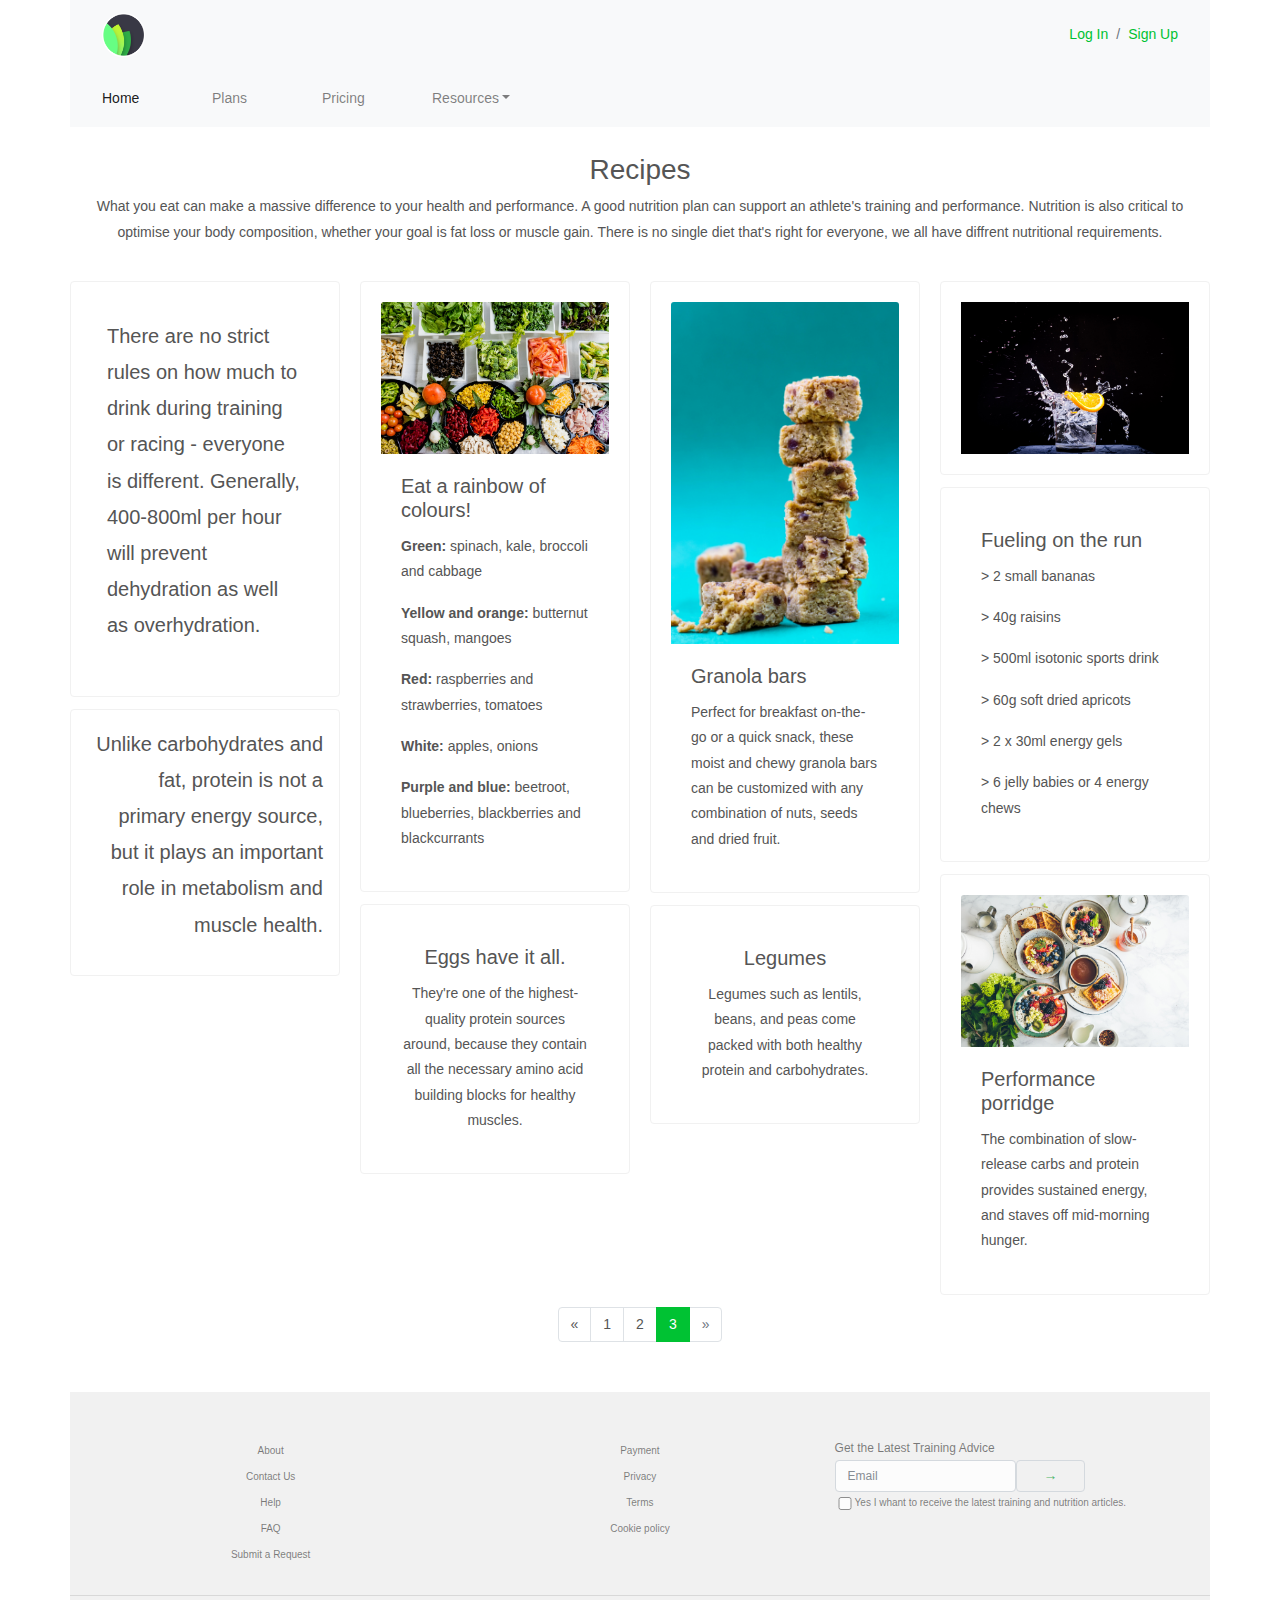
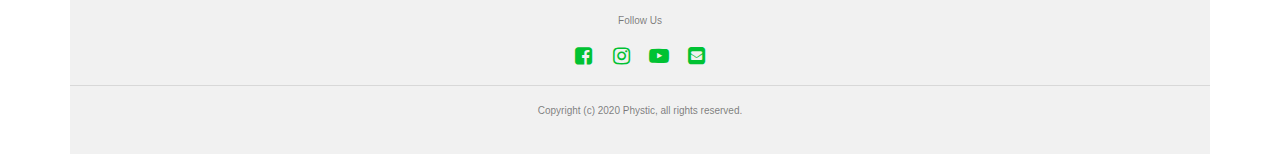
<file: recipes.html>
<!DOCTYPE html>
<html lang="en">
    <head>
		<!-- Meta tags -->
		<meta charset="utf-8">
		<meta name="viewport" content="width=device-width, initial-scale=1, shrink-to-fit=no">
        <!-- Title -->
        <title>Phystic</title>
		<!-- Bootstrap CSS -->
		<link rel="stylesheet" href="https://stackpath.bootstrapcdn.com/bootstrap/4.3.1/css/bootstrap.min.css" integrity="sha384-ggOyR0iXCbMQv3Xipma34MD+dH/1fQ784/j6cY/iJTQUOhcWr7x9JvoRxT2MZw1T" crossorigin="anonymous">
		<link rel="stylesheet" href="https://cdnjs.cloudflare.com/ajax/libs/font-awesome/4.7.0/css/font-awesome.min.css">
		<link rel="stylesheet" type="text/css" href="style.css">

    </head>


    <body>

		<div class="container">

			<!-- Logo header -->
			<nav class="navbar navbar-light bg-light">
				<a class="navbar-brand" href="index.html">
					<img src="logoPhystic.png" class="logo" width="43" height="44" alt="Phystic">
				</a>
				<ol class="breadcrumb">
					<li class="breadcrumb-item"><a href="login.html" class="login">Log In</a></li>
					<li class="breadcrumb-item"><a href="signup.html" class="login">Sign Up</a></li>
				</ol>
			</nav>


			<!-- Navigation -->
			<nav class="navbar navbar-expand-lg navbar-light bg-light">
				<a class="navbar-brand"></a>
				
				<button class="navbar-toggler" type="button" data-toggle="collapse" data-target="#navbarNavDropdown" aria-controls="navbarNavDropdown" aria-expanded="false" aria-label="Toggle navigation">
					<span class="navbar-toggler-icon"></span>
				</button>
				
				<div class="collapse navbar-collapse" id="navbarNavDropdown">
					<ul class="navbar-nav">
						<li class="nav-item active">
							<a class="nav-link" href="index.html">Home <span class="sr-only">(current)</span></a>
						</li>
						<li class="nav-item">
							<a class="nav-link" href="plans.html">Plans</a>
						</li>
						<li class="nav-item">
							<a class="nav-link" href="pricing.html">Pricing</a> 
						</li>
						<li class="nav-item dropdown">
							<a class="nav-link dropdown-toggle" href="#" id="navbarDropdownMenuLink" data-toggle="dropdown" aria-haspopup="true" aria-expanded="false">Resources</a>
							<div class="dropdown-menu" aria-labelledby="navbarDropdownMenuLink">
								<a class="dropdown-item" href="nutrition.html">Nutrition</a>
								<a class="dropdown-item" href="training.html">Training</a>
								<a class="dropdown-item" href="recipes.html">Recipes</a>
							</div>
						</li>
					</ul>
				</div>
			</nav>


			<!-- content -->
			<div class="container">
				<div class="text">
					<br />
					<h3>Recipes</h3>
					<p>What you eat can make a massive difference to your health and performance. A good nutrition plan can support an athlete's training and performance. Nutrition is also critical to optimise your body composition, whether your goal is fat loss or muscle gain. There is no single diet that's right for everyone, we all have diffrent nutritional requirements.</p>
				</div>
			
			<div class="card-columns">

				<div class="card p-3">
					<blockquote class="blockquote mb-0 card-body">
						<p>There are no strict rules on how much to drink during training or racing - everyone is different. Generally, 400-800ml per hour will prevent dehydration as well as overhydration.</p>
					</blockquote>
				</div>

				<div class="card p-3 text-right">
					<blockquote class="blockquote mb-0">
						<p>Unlike carbohydrates and fat, protein is not a primary energy source, but it plays an important role in metabolism and muscle health.</p>
					</blockquote>
				</div>

				<div class="card">
					<img class="card-img-top" src="dan-gold-4_jhDO54BYg-unsplash.jpg" alt="Card image cap">
					<div class="card-body">
						<h5 class="card-title">Eat a rainbow of colours!</h5>
						<p class="card-text"><strong>Green:</strong> spinach, kale, broccoli and cabbage</p>
						<p class="card-text"><strong>Yellow and orange:</strong> butternut squash, mangoes</p>
						<p class="card-text"><strong>Red:</strong> raspberries and strawberries, tomatoes</p>
						<p class="card-text"><strong>White:</strong> apples, onions</p>
						<p class="card-text"><strong>Purple and blue:</strong> beetroot, blueberries, blackberries and blackcurrants</p>
					</div>
				</div>

				<div class="card text-center">
					<div class="card-body">
						<h5 class="card-title">Eggs have it all.</h5>
						<p class="card-text">They're one of the highest-quality protein sources around, because they contain all the necessary amino acid building blocks for healthy muscles.</p>
					</div>
				</div>

				<div class="card">
					<img class="card-img-top" src="alice-pasqual--FyA5fhIPGI-unsplash.jpg" alt="Card image cap">
					<div class="card-body">
						<h5 class="card-title">Granola bars</h5>
						<p class="card-text">Perfect for breakfast on-the-go or a quick snack, these moist and chewy granola bars can be customized with any combination of nuts, seeds and dried fruit.</p>
					</div>
				</div>

				<div class="card text-center">
					<div class="card-body">
						<h5 class="card-title">Legumes</h5>
						<p class="card-text">Legumes such as lentils, beans, and peas come packed with both healthy protein and carbohydrates.</p>
					</div>
				</div>

				<div class="card">
					<img class="card-img" src="pcs3.jpg" alt="Card image">
				</div>

				<div class="card">
					<div class="card-body">
						<h5 class="card-title">Fueling on the run</h5>
						<p class="card-text">> 2 small bananas</p>
						<p class="card-text">> 40g raisins</p>
						<p class="card-text">> 500ml isotonic sports drink</p>
						<p class="card-text">> 60g soft dried apricots</p>
						<p class="card-text">> 2 x 30ml energy gels</p>
						<p class="card-text">> 6 jelly babies or 4 energy chews</p>
					</div>
				</div>

				<div class="card">
					<img class="card-img-top" src="brooke-lark-HlNcigvUi4Q-unsplash.jpg" alt="Card image cap">
					<div class="card-body">
						<h5 class="card-title">Performance porridge</h5>
						<p class="card-text">The combination of slow-release carbs and protein provides sustained energy, and staves off mid-morning hunger.</p>
					</div>
				</div>

			</div>

			<nav aria-label="Page navigation">
				<ul class="pagination justify-content-center">
					<li class="page-item">
						<a class="page-link" href="training.html" aria-label="Previous">
							<span aria-hidden="true">&laquo;</span>
							<span class="sr-only">Previous</span>
						</a>
					</li>
					<li class="page-item"><a class="page-link" href="nutrition.html">1</a></li>
					<li class="page-item"><a class="page-link" href="training.html">2</a></li>
					<li class="page-item active">
						<span class="page-link">3<span class="sr-only">(current)</span>
						</span>
					</li>
					<li class="page-item disabled">
						<a class="page-link" href="#" aria-label="Next">
						<span aria-hidden="true">&raquo;</span>
						<span class="sr-only">Next</span>
						</a>
					</li>
				</ul>
			</nav>

			</div>


			<!-- Footer -->
			<div class="footer">
				<div class="row">
				<div class="column">
					<a class="nav-link mr-sm-2" href="#">About</a>
					<a class="nav-link mr-sm-2" href="#">Contact Us</a>
					<a class="nav-link mr-sm-2" href="#">Help</a>
					<a class="nav-link mr-sm-2" href="#">FAQ</a>
					<a class="nav-link mr-sm-2" href="#">Submit a Request</a>  
				</div>
				<div class="column">
					<a class="nav-link mr-sm-2" href="#">Payment</a>
					<a class="nav-link mr-sm-2" href="#">Privacy</a>
					<a class="nav-link mr-sm-2" href="#">Terms</a>
					<a class="nav-link mr-sm-2" href="#">Cookie policy</a>
				</div>
				<div class="column">
					<div class="container">
						<p class="sub">Get the Latest Training Advice</p>
						<form class="form-inline my-2 my-lg-0">
								<input class="form-control mr-sm-2" type="search" placeholder="Email" aria-label="Search" required>
								<button class="btn btn-outline-success my-2 my-sm-0" type="submit">&rarr;</button>
							<label class="sub-checkbox">
								<input type="checkbox" name="remember" style="width: 20px;"> Yes I whant to receive the latest training and nutrition articles.
							</label>
						</form>
					</div>
				</div>
				</div>

				<hr />
				<div class="text-center center-block">
					<p class="txt-railway">Follow Us</p>
					<a href="https://www.facebook.com/"><i class="fa fa-facebook-square"></i></a>
					<a href="https://instagram.com/"><i class="fa fa-instagram"></i></a>
					<a href="https://www.youtube.com/"><i class="fa fa-youtube-play"></i></a>
					<a href="mailto:andru.maxim@gmail.com"><i class="fa fa-envelope-square"></i></a>
					<hr />
					<p class="txt-railway">Copyright (c) 2020 Phystic, all rights reserved.</p>
				</div>
				<br />
			</div>
</div>

	<!-- Bootstrap JS -->
	<script src="https://code.jquery.com/jquery-3.3.1.slim.min.js" integrity="sha384-q8i/X+965DzO0rT7abK41JStQIAqVgRVzpbzo5smXKp4YfRvH+8abtTE1Pi6jizo" crossorigin="anonymous"></script>
	<script src="https://cdnjs.cloudflare.com/ajax/libs/popper.js/1.14.7/umd/popper.min.js" integrity="sha384-UO2eT0CpHqdSJQ6hJty5KVphtPhzWj9WO1clHTMGa3JDZwrnQq4sF86dIHNDz0W1" crossorigin="anonymous"></script>
	<script src="https://stackpath.bootstrapcdn.com/bootstrap/4.3.1/js/bootstrap.min.js" integrity="sha384-JjSmVgyd0p3pXB1rRibZUAYoIIy6OrQ6VrjIEaFf/nJGzIxFDsf4x0xIM+B07jRM" crossorigin="anonymous"></script>

    </body>

</html>
</file>
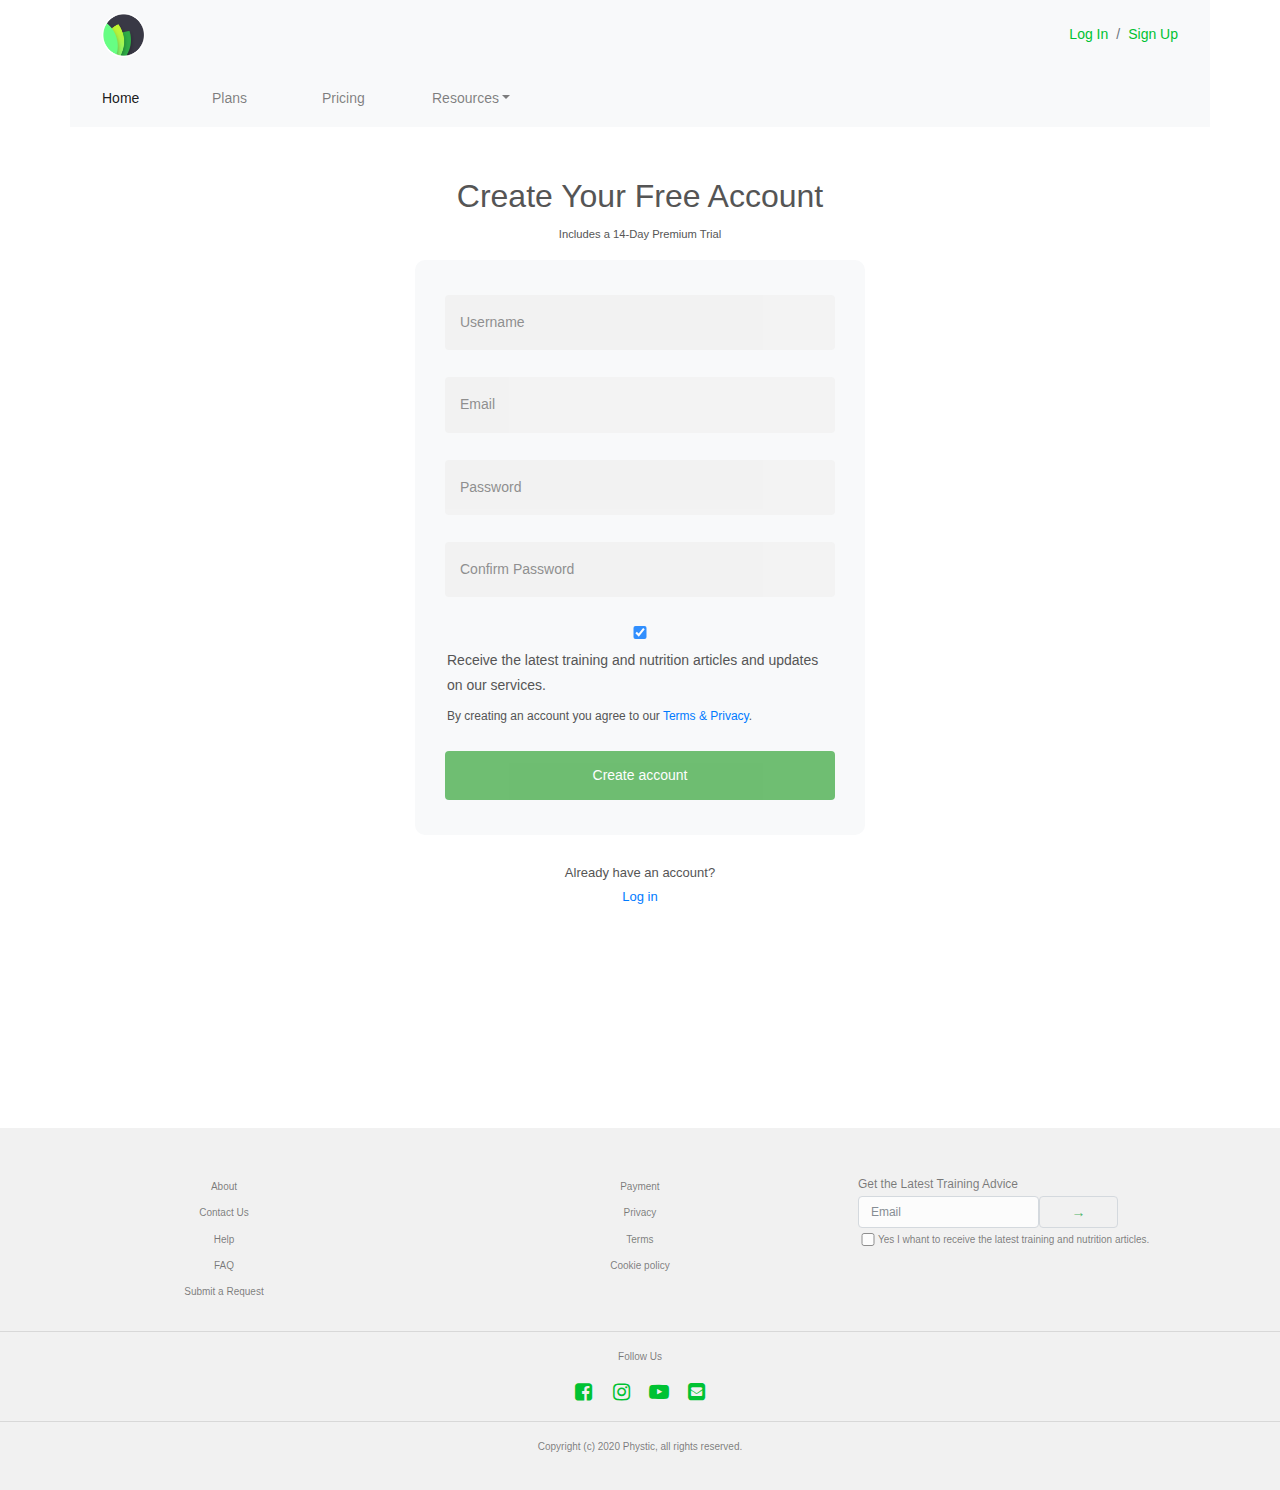
<file: signup.html>
<!DOCTYPE html>
<html lang="en">
    <head>
    <!-- Meta tags -->
    <meta charset="utf-8">
    <meta name="viewport" content="width=device-width, initial-scale=1, shrink-to-fit=no">
        <!-- Title -->
        <title>Phystic</title>
    <!-- Bootstrap CSS -->
    <link rel="stylesheet" href="https://stackpath.bootstrapcdn.com/bootstrap/4.3.1/css/bootstrap.min.css" integrity="sha384-ggOyR0iXCbMQv3Xipma34MD+dH/1fQ784/j6cY/iJTQUOhcWr7x9JvoRxT2MZw1T" crossorigin="anonymous">
    <link rel="stylesheet" href="https://cdnjs.cloudflare.com/ajax/libs/font-awesome/4.7.0/css/font-awesome.min.css">
    <link rel="stylesheet" type="text/css" href="style.css">
    </head>


    <body>

    <div class="container">

      <!-- Logo header -->
      <nav class="navbar navbar-light bg-light">
        <a class="navbar-brand" href="index.html">
          <img src="logoPhystic.png" class="logo" width="43" height="44" alt="Phystic">
        </a>
        <ol class="breadcrumb">
          <li class="breadcrumb-item"><a href="login.html" class="login">Log In</a></li>
          <li class="breadcrumb-item"><a href="signup.html" class="login">Sign Up</a></li>
        </ol>
      </nav>


      <!-- Navigation -->
      <nav class="navbar navbar-expand-lg navbar-light bg-light">
        <a class="navbar-brand"></a>
        
        <button class="navbar-toggler" type="button" data-toggle="collapse" data-target="#navbarNavDropdown" aria-controls="navbarNavDropdown" aria-expanded="false" aria-label="Toggle navigation">
          <span class="navbar-toggler-icon"></span>
        </button>
        
        <div class="collapse navbar-collapse" id="navbarNavDropdown">
          <ul class="navbar-nav">
            <li class="nav-item active">
              <a class="nav-link" href="index.html">Home <span class="sr-only">(current)</span></a>
            </li>
            <li class="nav-item">
              <a class="nav-link" href="plans.html">Plans</a>
            </li>
            <li class="nav-item">
              <a class="nav-link" href="pricing.html">Pricing</a> 
            </li>
            <li class="nav-item dropdown">
              <a class="nav-link dropdown-toggle" href="#" id="navbarDropdownMenuLink" data-toggle="dropdown" aria-haspopup="true" aria-expanded="false">Resources</a>
              <div class="dropdown-menu" aria-labelledby="navbarDropdownMenuLink">
                <a class="dropdown-item" href="nutrition.html">Nutrition</a>
                <a class="dropdown-item" href="training.html">Training</a>
                <a class="dropdown-item" href="recipes.html">Recipes</a>
              </div>
            </li>
          </ul>
        </div>
      </nav>
    </div>

      <!-- Content -->
      <div class="container small">

        <form action="/action_page.php">
          <div class="container">
            <h2 class="text-center">Create Your Free Account</h2>
            <p class="text-center">Includes a 14-Day Premium Trial</p>
            <div class="container inner">
              <input type="text" placeholder="Username" name="username" required>
              <input type="text" placeholder="Email" name="email" required>
              <input type="password" placeholder="Password" name="psw" required>
              <input type="password" placeholder="Confirm Password" name="psw-repeat" required>
              <div class="container" style="padding:2px; font-size: 12px;">
                <label>
                  <input type="checkbox" checked="checked" name="remember"> Receive the latest training and nutrition articles and updates on our services.
                </label>
                <p>By creating an account you agree to our <a href="#">Terms & Privacy</a>.</p>
              </div>
              <input type="submit" formaction="profile.html" value="Create account">
            </div>
            <div class="container">
                <div class="col" style="text-align: center;">
                  <div class="text-black">Already have an account?
                <a href="login.html" class="text-black text-underline">Log in</a>
            </div>
                </div>
            </div>
          </div>
        </form>

      </div>

      <!-- Footer -->
      <div class="footer">
        <div class="row">
        <div class="column">
          <a class="nav-link mr-sm-2" href="#">About</a>
          <a class="nav-link mr-sm-2" href="#">Contact Us</a>
          <a class="nav-link mr-sm-2" href="#">Help</a>
          <a class="nav-link mr-sm-2" href="#">FAQ</a>
          <a class="nav-link mr-sm-2" href="#">Submit a Request</a>  
        </div>
        <div class="column">
          <a class="nav-link mr-sm-2" href="#">Payment</a>
          <a class="nav-link mr-sm-2" href="#">Privacy</a>
          <a class="nav-link mr-sm-2" href="#">Terms</a>
          <a class="nav-link mr-sm-2" href="#">Cookie policy</a>
        </div>
        <div class="column">
          <div class="container">
            <p class="sub">Get the Latest Training Advice</p>
            <form class="form-inline my-2 my-lg-0">
                <input class="form-control mr-sm-2" type="search" placeholder="Email" aria-label="Search" required>
                <button class="btn btn-outline-success my-2 my-sm-0" type="submit">&rarr;</button>
              <label class="sub-checkbox">
                <input type="checkbox" name="remember" style="width: 20px;"> Yes I whant to receive the latest training and nutrition articles.
              </label>
            </form>
          </div>
        </div>
        </div>

        <hr />
        <div class="text-center center-block">
          <p class="txt-railway">Follow Us</p>
          <a href="https://www.facebook.com/"><i class="fa fa-facebook-square"></i></a>
          <a href="https://instagram.com/"><i class="fa fa-instagram"></i></a>
          <a href="https://www.youtube.com/"><i class="fa fa-youtube-play"></i></a>
          <a href="mailto:andru.maxim@gmail.com"><i class="fa fa-envelope-square"></i></a>
          <hr />
          <p class="txt-railway">Copyright (c) 2020 Phystic, all rights reserved.</p>
        </div>
        <br />
      </div>


  <!-- Bootstrap JS -->
  <script src="https://code.jquery.com/jquery-3.3.1.slim.min.js" integrity="sha384-q8i/X+965DzO0rT7abK41JStQIAqVgRVzpbzo5smXKp4YfRvH+8abtTE1Pi6jizo" crossorigin="anonymous"></script>
  <script src="https://cdnjs.cloudflare.com/ajax/libs/popper.js/1.14.7/umd/popper.min.js" integrity="sha384-UO2eT0CpHqdSJQ6hJty5KVphtPhzWj9WO1clHTMGa3JDZwrnQq4sF86dIHNDz0W1" crossorigin="anonymous"></script>
  <script src="https://stackpath.bootstrapcdn.com/bootstrap/4.3.1/js/bootstrap.min.js" integrity="sha384-JjSmVgyd0p3pXB1rRibZUAYoIIy6OrQ6VrjIEaFf/nJGzIxFDsf4x0xIM+B07jRM" crossorigin="anonymous"></script>

</body>

</html>
</file>
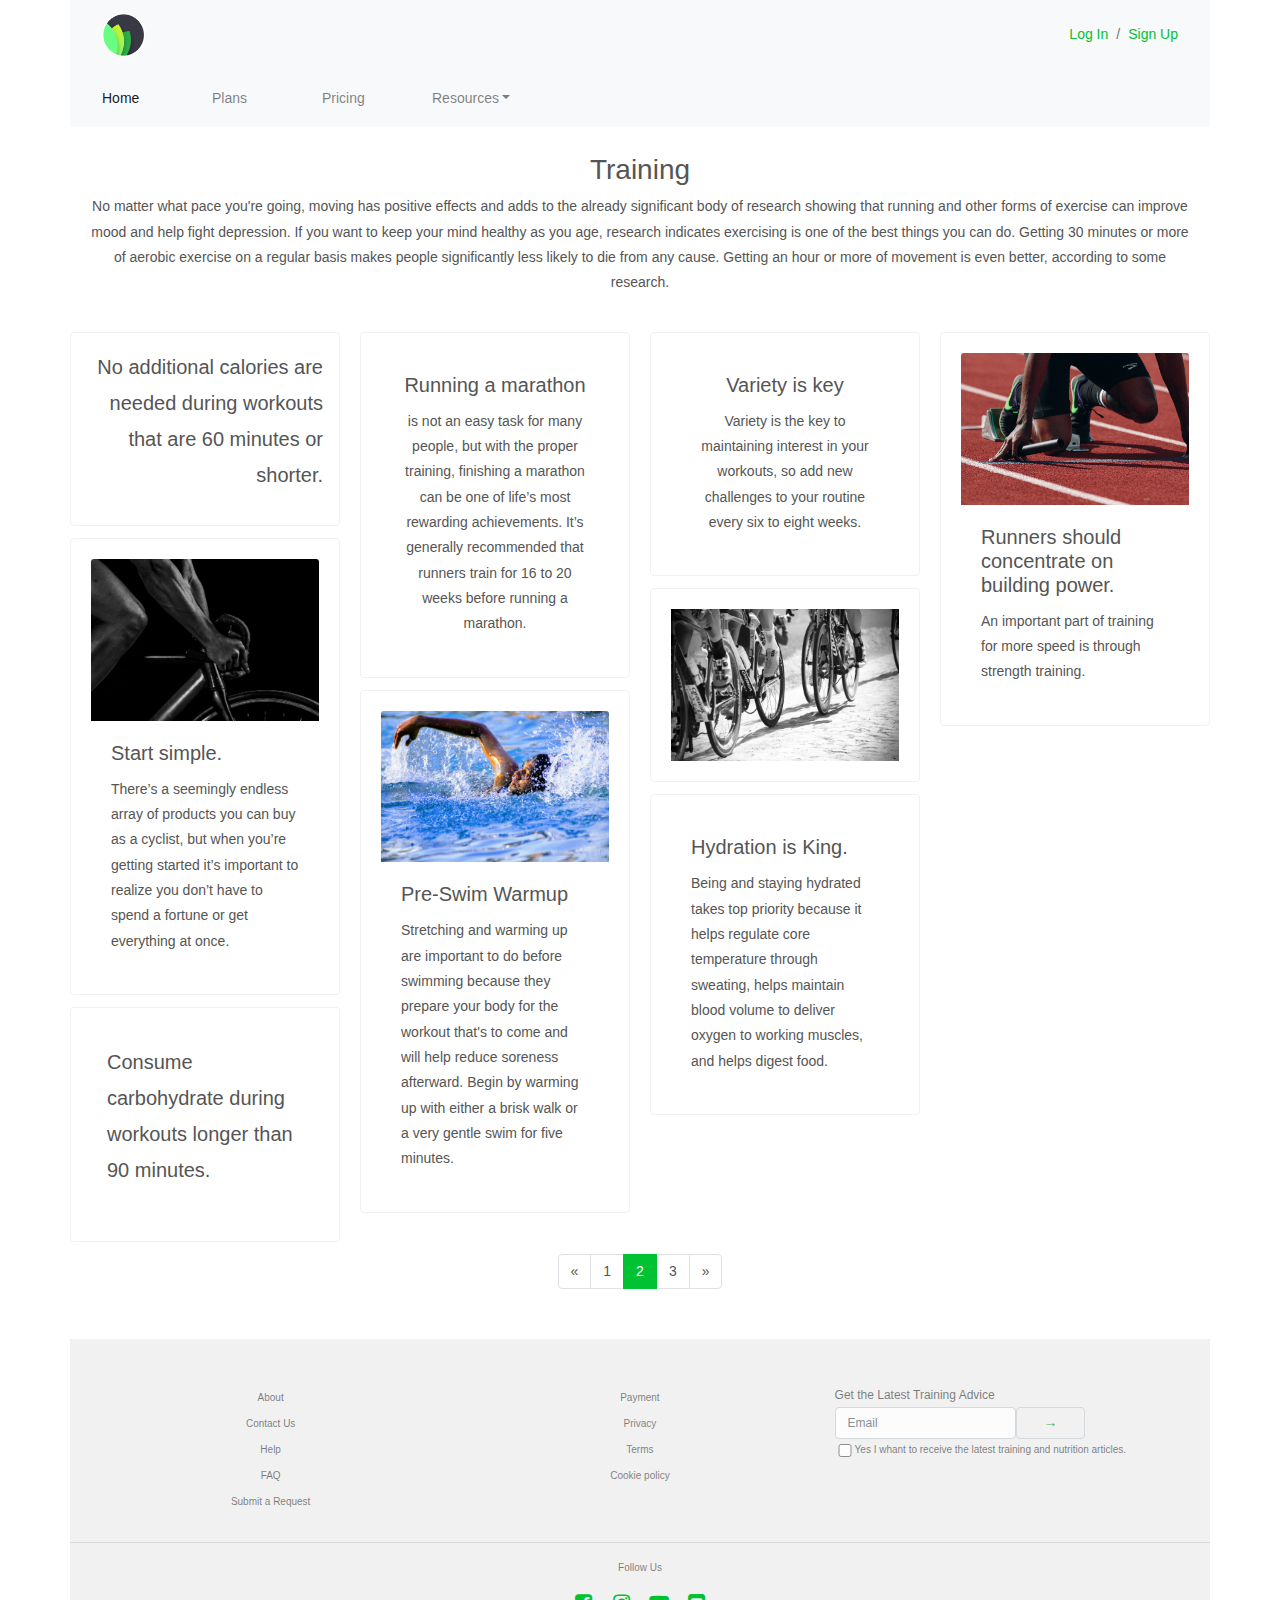
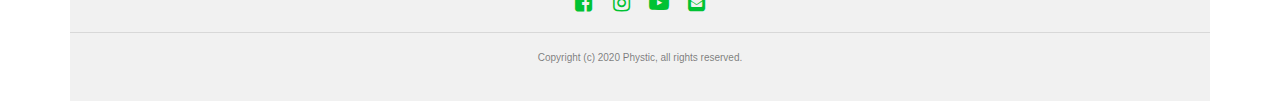
<file: training.html>
<!DOCTYPE html>
<html lang="en">
    <head>
		<!-- Meta tags -->
		<meta charset="utf-8">
		<meta name="viewport" content="width=device-width, initial-scale=1, shrink-to-fit=no">
        <!-- Title -->
        <title>Phystic</title>
		<!-- Bootstrap CSS -->
		<link rel="stylesheet" href="https://stackpath.bootstrapcdn.com/bootstrap/4.3.1/css/bootstrap.min.css" integrity="sha384-ggOyR0iXCbMQv3Xipma34MD+dH/1fQ784/j6cY/iJTQUOhcWr7x9JvoRxT2MZw1T" crossorigin="anonymous">
		<link rel="stylesheet" href="https://cdnjs.cloudflare.com/ajax/libs/font-awesome/4.7.0/css/font-awesome.min.css">
		<link rel="stylesheet" type="text/css" href="style.css">

    </head>


    <body>

		<div class="container">

			<!-- Logo header -->
			<nav class="navbar navbar-light bg-light">
				<a class="navbar-brand" href="index.html">
					<img src="logoPhystic.png" class="logo" width="43" height="44" alt="Phystic">
				</a>
				<ol class="breadcrumb">
					<li class="breadcrumb-item"><a href="login.html" class="login">Log In</a></li>
					<li class="breadcrumb-item"><a href="signup.html" class="login">Sign Up</a></li>
				</ol>
			</nav>


			<!-- Navigation -->
			<nav class="navbar navbar-expand-lg navbar-light bg-light">
				<a class="navbar-brand"></a>
				
				<button class="navbar-toggler" type="button" data-toggle="collapse" data-target="#navbarNavDropdown" aria-controls="navbarNavDropdown" aria-expanded="false" aria-label="Toggle navigation">
					<span class="navbar-toggler-icon"></span>
				</button>
				
				<div class="collapse navbar-collapse" id="navbarNavDropdown">
					<ul class="navbar-nav">
						<li class="nav-item active">
							<a class="nav-link" href="index.html">Home <span class="sr-only">(current)</span></a>
						</li>
						<li class="nav-item">
							<a class="nav-link" href="plans.html">Plans</a>
						</li>
						<li class="nav-item">
							<a class="nav-link" href="pricing.html">Pricing</a> 
						</li>
						<li class="nav-item dropdown">
							<a class="nav-link dropdown-toggle" href="#" id="navbarDropdownMenuLink" data-toggle="dropdown" aria-haspopup="true" aria-expanded="false">Resources</a>
							<div class="dropdown-menu" aria-labelledby="navbarDropdownMenuLink">
								<a class="dropdown-item" href="nutrition.html">Nutrition</a>
								<a class="dropdown-item" href="training.html">Training</a>
								<a class="dropdown-item" href="recipes.html">Recipes</a>
							</div>
						</li>
					</ul>
				</div>
			</nav>


			<!-- content -->
			<div class="container">
				<div class="text">
					<br />
					<h3>Training</h3>
					<p>No matter what pace you're going, moving has positive effects and adds to the already significant body of research showing that running and other forms of exercise can improve mood and help fight depression. If you want to keep your mind healthy as you age, research indicates exercising is one of the best things you can do. Getting 30 minutes or more of aerobic exercise on a regular basis makes people significantly less likely to die from any cause. Getting an hour or more of movement is even better, according to some research.</p>
				</div>
			
			<div class="card-columns">

				<div class="card p-3 text-right">
					<blockquote class="blockquote mb-0">
						<p>No additional calories are needed during workouts that are 60 minutes or shorter.</p>
					</blockquote>
				</div>

				<div class="card">
					<img class="card-img-top" src="pcs1.jpg" alt="Card image cap">
					<div class="card-body">
						<h5 class="card-title">Start simple.</h5>
						<p class="card-text">There’s a seemingly endless array of products you can buy as a cyclist, but when you’re getting started it’s important to realize you don’t have to spend a fortune or get everything at once.</p>
					</div>
				</div>

				<div class="card p-3">
					<blockquote class="blockquote mb-0 card-body">
						<p>Consume carbohydrate during workouts longer than 90 minutes.</p>
					</blockquote>
				</div>

				<div class="card text-center">
					<div class="card-body">
						<h5 class="card-title">Running a marathon</h5>
						<p class="card-text">is not an easy task for many people, but with the proper training, finishing a marathon can be one of life’s most rewarding achievements. It’s generally recommended that runners train for 16 to 20 weeks before running a marathon.</p>
					</div>
				</div>

				<div class="card">
					<img class="card-img-top" src="talaviya-rahul-cvw7blpDcOE-unsplash.jpg" alt="Card image cap">
					<div class="card-body">
						<h5 class="card-title">Pre-Swim Warmup</h5>
						<p class="card-text">Stretching and warming up are important to do before swimming because they prepare your body for the workout that's to come and will help reduce soreness afterward. Begin by warming up with either a brisk walk or a very gentle swim for five minutes. </p>
					</div>
				</div>

				<div class="card text-center">
					<div class="card-body">
						<h5 class="card-title">Variety is key</h5>
						<p class="card-text">Variety is the key to maintaining interest in your workouts, so add new challenges to your routine every six to eight weeks.</p>
					</div>
				</div>

				<div class="card">
					<img class="card-img" src="simon-connellan-TQZlo6cC4s0-unsplash.jpg" alt="Card image">
				</div>

				<div class="card">
					<div class="card-body">
						<h5 class="card-title">Hydration is King.</h5>
						<p class="card-text">Being and staying hydrated takes top priority because it helps regulate core temperature through sweating, helps maintain blood volume to deliver oxygen to working muscles, and helps digest food.</p>
					</div>
				</div>

				<div class="card">
					<img class="card-img-top" src="braden-collum-9HI8UJMSdZA-unsplash.jpg" alt="Card image cap">
					<div class="card-body">
						<h5 class="card-title">Runners should concentrate on building power.</h5>
						<p class="card-text">An important part of training for more speed is through strength training.</p>
					</div>
				</div>

			</div>

			<nav aria-label="Page navigation">
				<ul class="pagination justify-content-center">
					<li class="page-item">
						<a class="page-link" href="nutrition.html" aria-label="Previous">
							<span aria-hidden="true">&laquo;</span>
							<span class="sr-only">Previous</span>
						</a>
					</li>
					<li class="page-item"><a class="page-link" href="nutrition.html">1</a></li>
					<li class="page-item active">
						<span class="page-link">2<span class="sr-only">(current)</span>
						</span>
					</li>
					<li class="page-item"><a class="page-link" href="recipes.html">3</a></li>
					<li class="page-item">
						<a class="page-link" href="recipes.html" aria-label="Next">
						<span aria-hidden="true">&raquo;</span>
						<span class="sr-only">Next</span>
						</a>
					</li>
				</ul>
			</nav>

			</div>


			<!-- Footer -->
			<div class="footer">
				<div class="row">
				<div class="column">
					<a class="nav-link mr-sm-2" href="#">About</a>
					<a class="nav-link mr-sm-2" href="#">Contact Us</a>
					<a class="nav-link mr-sm-2" href="#">Help</a>
					<a class="nav-link mr-sm-2" href="#">FAQ</a>
					<a class="nav-link mr-sm-2" href="#">Submit a Request</a>  
				</div>
				<div class="column">
					<a class="nav-link mr-sm-2" href="#">Payment</a>
					<a class="nav-link mr-sm-2" href="#">Privacy</a>
					<a class="nav-link mr-sm-2" href="#">Terms</a>
					<a class="nav-link mr-sm-2" href="#">Cookie policy</a>
				</div>
				<div class="column">
					<div class="container">
						<p class="sub">Get the Latest Training Advice</p>
						<form class="form-inline my-2 my-lg-0">
								<input class="form-control mr-sm-2" type="search" placeholder="Email" aria-label="Search" required>
								<button class="btn btn-outline-success my-2 my-sm-0" type="submit">&rarr;</button>
							<label class="sub-checkbox">
								<input type="checkbox" name="remember" style="width: 20px;"> Yes I whant to receive the latest training and nutrition articles.
							</label>
						</form>
					</div>
				</div>
				</div>

				<hr />
				<div class="text-center center-block">
					<p class="txt-railway">Follow Us</p>
					<a href="https://www.facebook.com/"><i class="fa fa-facebook-square"></i></a>
					<a href="https://instagram.com/"><i class="fa fa-instagram"></i></a>
					<a href="https://www.youtube.com/"><i class="fa fa-youtube-play"></i></a>
					<a href="mailto:andru.maxim@gmail.com"><i class="fa fa-envelope-square"></i></a>
					<hr />
					<p class="txt-railway">Copyright (c) 2020 Phystic, all rights reserved.</p>
				</div>
				<br />
			</div>
</div>

	<!-- Bootstrap JS -->
	<script src="https://code.jquery.com/jquery-3.3.1.slim.min.js" integrity="sha384-q8i/X+965DzO0rT7abK41JStQIAqVgRVzpbzo5smXKp4YfRvH+8abtTE1Pi6jizo" crossorigin="anonymous"></script>
	<script src="https://cdnjs.cloudflare.com/ajax/libs/popper.js/1.14.7/umd/popper.min.js" integrity="sha384-UO2eT0CpHqdSJQ6hJty5KVphtPhzWj9WO1clHTMGa3JDZwrnQq4sF86dIHNDz0W1" crossorigin="anonymous"></script>
	<script src="https://stackpath.bootstrapcdn.com/bootstrap/4.3.1/js/bootstrap.min.js" integrity="sha384-JjSmVgyd0p3pXB1rRibZUAYoIIy6OrQ6VrjIEaFf/nJGzIxFDsf4x0xIM+B07jRM" crossorigin="anonymous"></script>

    </body>

</html>
</file>
<file: style.css>
/*general*/
body{
	font-family:Fira Sans,Helvetica,Arial,sans-serif;
	font-size: 14px;
	line-height:1.81;
	color:#555;
	background-color:#fff
	margin:0;
	border-color: lightgrey;
}

div.container {
	position: relative;
	margin: 0 auto;
	padding: 0px;
}

div.content {
	position: absolute;
	padding: 7%;
	bottom: 10%;
	color: #f1f1f1;
	width: 100%;
}

#body-border {
	border-color: lightgrey;
}




/*navbar*/
img.logo {
	margin-left: 8px;
}

a.login {
	color: #00c233;
}

a.login:hover {
	color: #009e2a;
}

a.navbar-brand {
	margin: 0px;
	margin-left: 8px;
}

a.nav-link {
	padding-left: 16px;
}

.nav-item {
	width: 110px;
}

div.dropdown-menu {
	font-size: 14px;
}

a.dropdown-item {
	padding: 4px 20px;
}

ol.breadcrumb {
	background: none;
	margin: 0px;
}



/*index content*/
img.img-fluid {
	margin: 0px;
	max-width: 100%;
	height: auto;
}

.card-img {
    border-radius: 0px;
}

/*start button*/
.btn-primary {
	background-color: #00c233;
	border: none;
}

.btn-primary:hover {
	background-color: #009e2a;
	border: none;
}

.card.bg-dark.text-white {
	padding: 0px; 
	border-radius: 0px; 
	border: 0px;
}


/*footer*/
i.fa {
	width: 35px;
	color: #00c233;
	font-size:20px;
}

i.fa:hover {
	color: #009e2a;
}

p.txt-railway {
	font-size: 10px;
}

a.nav-link.mr-sm-2 {
	font-size: 10px;
	color: rgba(0,0,0,.5);
	padding: 4px;
}

a.nav-link.mr-sm-2:hover {
	color: #555;
}

hr.small {
	width: 60%;
}


/*pricing cards*/
div.col-md-4 {
	padding: 1rem;
}

.row {
	margin: 1rem;
}

div.card {
	border-color: #f1f1f1;
	padding: 20px;
}

.card:hover {
	background-color: #f8f9fa;
	border-color: lightgrey;
}

.card-footer {
	text-align: center;
	background-color: rgba(0,0,0,0);
    border-top: 1px solid rgba(0,0,0,0);
}

.card-button, .card-footer {
	margin-bottom: 10px;
	text-align: center;
}


/*pagination buttons*/
a.page-link {
	color: #555555;
}

a.page-link:hover {
	color: #555555;
}

.page-item.active .page-link {
	background-color: #00c233;
	border-color: #00c233;
}

ul.pagination.justify-content-center {
	margin-bottom: 50px;
}

.text {
	padding: 0px 20px 20px 20px;
	text-align: center;
}


/* Centered text on image*/
.centered {
	position: absolute;
	top: 50%;
	left: 50%;
	transform: translate(-50%, -50%);
	margin-left: 0 auto;
	margin-right: 0 auto;
}


/*blog cards scss*/
/*.card-columns {
	@include media-breakpoint-only(lg) {
    	column-count: 4;
  }
	@include media-breakpoint-only(xl) {
	column-count: 5;
  }
}*/



/*sign in / sign up page style*/
.container.small {
	max-width: 450px; 
	margin-top: 50px; 
	margin-bottom: 200px;
}

.container.inner {
	padding:30px; 
	background-color: #f8f9fa; 
	border-radius: 10px;
}

div.text-black {
	padding: 20px;
	font-size: 13px;
}



/* style inputs and link buttons */
input, .btn {
	padding: 12px;
	border: none;
	border-radius: 4px;
	margin: 5px 0;
	opacity: 0.80;
	display: inline-block;
	font-size: 14px;
	text-decoration: none;
}

input {
	width: 100%;
}

input:hover {
  opacity: 1;
}


/* style the submit button */
input[type=submit] {
  background-color: #4CAF50;
  color: white;
  cursor: pointer;
}

input[type=submit]:hover {
  background-color: #45a049;
}


/* Two-column layout */
.col {
  width: 50%;
  margin: auto;
  margin-top: 6px;
}

input.user-data {
  background-color: #f1f1f1;
}



/* Full-width input fields */
input[type=text], input[type=password] {
  width: 100%;
  padding: 15px;
  margin: 5px 0 22px 0;
  display: inline-block;
  border: none;
  background: #f1f1f1;
}

input[type=text]:focus, input[type=password]:focus {
  background-color: #ddd;
  outline: none;
}



/*footer*/
.footer {
	padding-top: 20px;
	margin-bottom: 0px;
	width: 100%;
	background-color: #f1f1f1;
	color: #555;
	text-align: center;
	font-size: 10px;
}

* {
  box-sizing: border-box;
}

/* Create three equal columns that floats next to each other */
.column {
  float: left;
  width: 33.33%;
  padding: 10px;
}

/* Clear floats after the columns */
.row:after {
  content: "";
  display: table;
  clear: both;
}

.txt-railway {
	color: rgba(0,0,0,.5);
}

.sub {
	font-size: 12px; 
	text-align: left; 
	margin-bottom: 0px; 
	color: rgba(0,0,0,.5);
}

.form-inline {
	width: 100%; 
	margin:0px;
}

.form-control {
	width: 70%; 
	margin:0px 0px 0px 0px; 
	font-size: 12px;
}

.btn.btn-outline-success {
	width: 20%;
	height: 32px;
	line-height: 1px; 
	border: 1px solid #ced4da; 
	padding: 5px;
}

.sub-checkbox {
	font-size: 10px;
	text-align: left; 
	color: rgba(0,0,0,.5);
}



/*profile form*/
h5 {
	margin-bottom: 40px;
}


/*contact form*/
label {
	font-size: 14px;
}

.close {
	font-size: 20px; 
	float: right;
}

#subject {
	height:200px; 
	width: 100%;	
}


/*plans slides*/
.carousel {
	margin-bottom: 50px;
}


/*plans table*/
.sport-icon {
	width: 50px;
}
th, td {
	text-align: center;
	vertical-align: middle!Important;
}

.plans-info-title {
	text-align: left;
}

.plans-info {
	color: rgba(0,0,0,.5);
}

.additional-title {
	margin: 0px;
	color: rgba(0,0,0,.3);;
}




/* Responsive layout - makes the three columns stack on top of each other instead of next to each other */
@media screen and (max-width: 600px) {
  .column {
    width: 100%;
  }
}

/* Responsive layout - make the two columns stack on top of each other instead of next to each other */
@media screen and (max-width: 650px) {
  .col {
    width: 100%;
    margin-top: 0;
  }
}


/*Small devices (landscape phones, 576px and up)*/
@media (min-width: 576px) {
	.mr-sm-2 {
		margin-right: 0px!Important
	}
	.card-columns {
		column-count: 2;
	}
}

/*Medium devices (tablets, 768px and up)*/
@media (min-width: 768px) {
	.card-columns {
		column-count: 3;
	}
}

/*Large devices (desktops, 992px and up)*/
@media (min-width: 992px) {
	.card-columns {
		column-count: 4;
	}
}

/*Extra large devices (large desktops, 1200px and up)*/
/*@media (min-width: 1200px) {
	.card-columns {
		column-count: 5;
	}
}
*/
</file>
<file: profile.css>
div.container {
  position: relative;
  margin: 0 auto; /* Center it */
}

.container .content {
  position: absolute; 
  top: 5%;
  color: #f1f1f1;
  width: 100%; 
}

/* Style the form */
#regForm {
  background-color: rgba(200,200,200,0.2);
  position: center;
  margin: 0px auto;
  padding: 30px;
  width: 70%;
  min-width: 300px;
  border-radius: 5px;
}

select {
  width: 100%;
  margin-top: 5px;
  margin-bottom: 1rem;
  top: 70px;
  height: 49px;
  background: #f1f1f1;
  color: #555;
}

select:hover {
    opacity: 1;
}

label.container {
  display: block;
  position: relative;
  padding-left: 35px;
  margin-bottom: 12px;
  cursor: pointer;
  -webkit-user-select: none;
  -moz-user-select: none;
  -ms-user-select: none;
  user-select: none;
}

/* Hide the browser's default radio button */
label.container input {
  position: absolute;
  opacity: 0;
  cursor: pointer;
}

/* Create a custom radio button */
.checkmark {
  position: absolute;
  top: 0;
  left: 0;
  height: 25px;
  width: 25px;
  background-color: #eee;
  border-radius: 50%;
}

/* On mouse-over, add a grey background color */
label.container:hover input ~ .checkmark {
  background-color: #ccc;
}

/* When the radio button is checked, add a blue background */
label.container input:checked ~ .checkmark {
  background-color: #00c233;
}

/* Create the indicator (the dot/circle - hidden when not checked) */
.checkmark:after {
  content: "";
  position: absolute;
  display: none;
}

/* Show the indicator (dot/circle) when checked */
label.container input:checked ~ .checkmark:after {
  display: block;
}

/* Style the indicator (dot/circle) */
label.container .checkmark:after {
  top: 9px;
  left: 9px;
  width: 8px;
  height: 8px;
  border-radius: 50%;
  background: white;
}








/* Style the input fields */
/*input {
  width: 100%;
  border: 1px solid #aaaaaa;
  min-width: 200px;
}*/

/* Mark input boxes that gets an error on validation: */
input.invalid {
  background-color: #ffdddd;
}

/* Hide all steps by default: */
.tab {
  display: none;
}

/* Make circles that indicate the steps of the form: */
.step {
  height: 10px;
  width: 10px;
  margin: 0 1px;
  background-color: #bbbbbb;
  border: none;
  border-radius: 50%;
  display: inline-block;
  opacity: 0.5;
}

/* Mark the active step: */
.step.active {
  opacity: 1;
}

/* Mark the steps that are finished and valid: */
.step.finish {
  background-color: #4CAF50;
}
</file>
